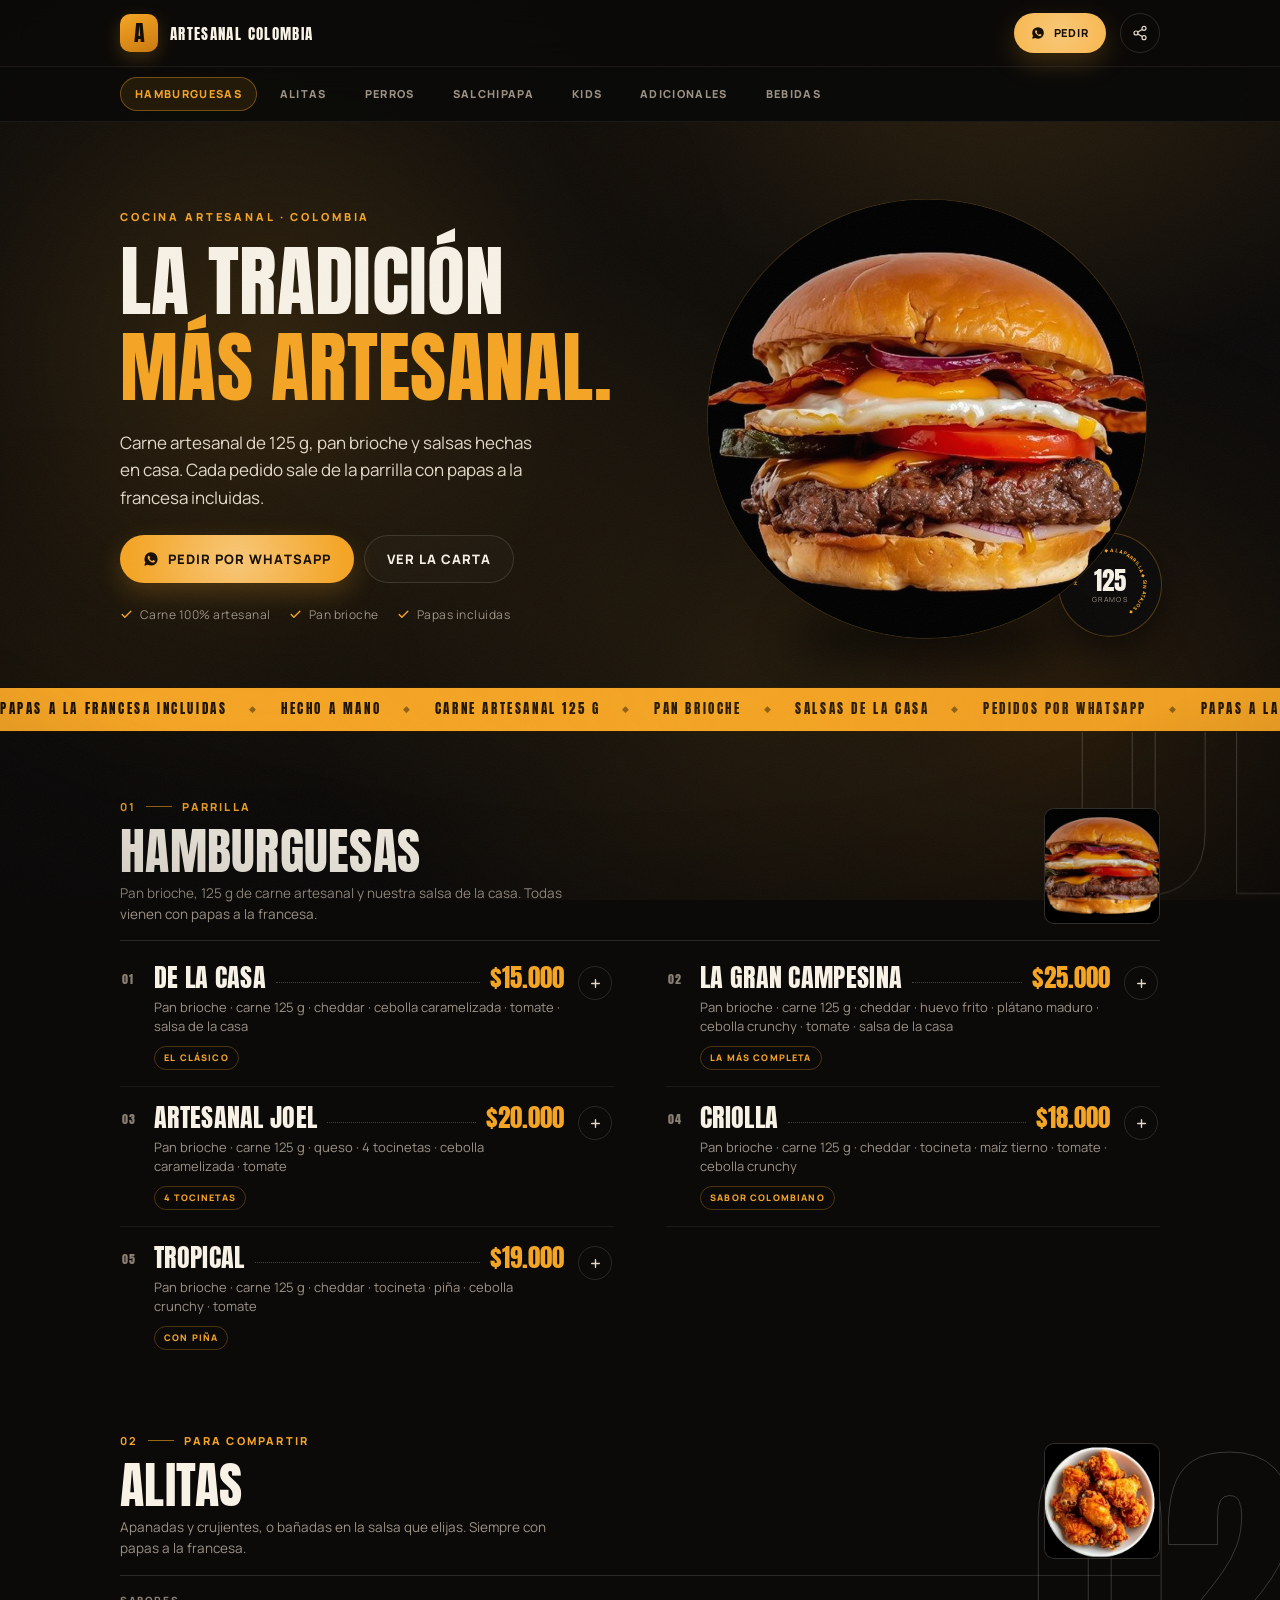
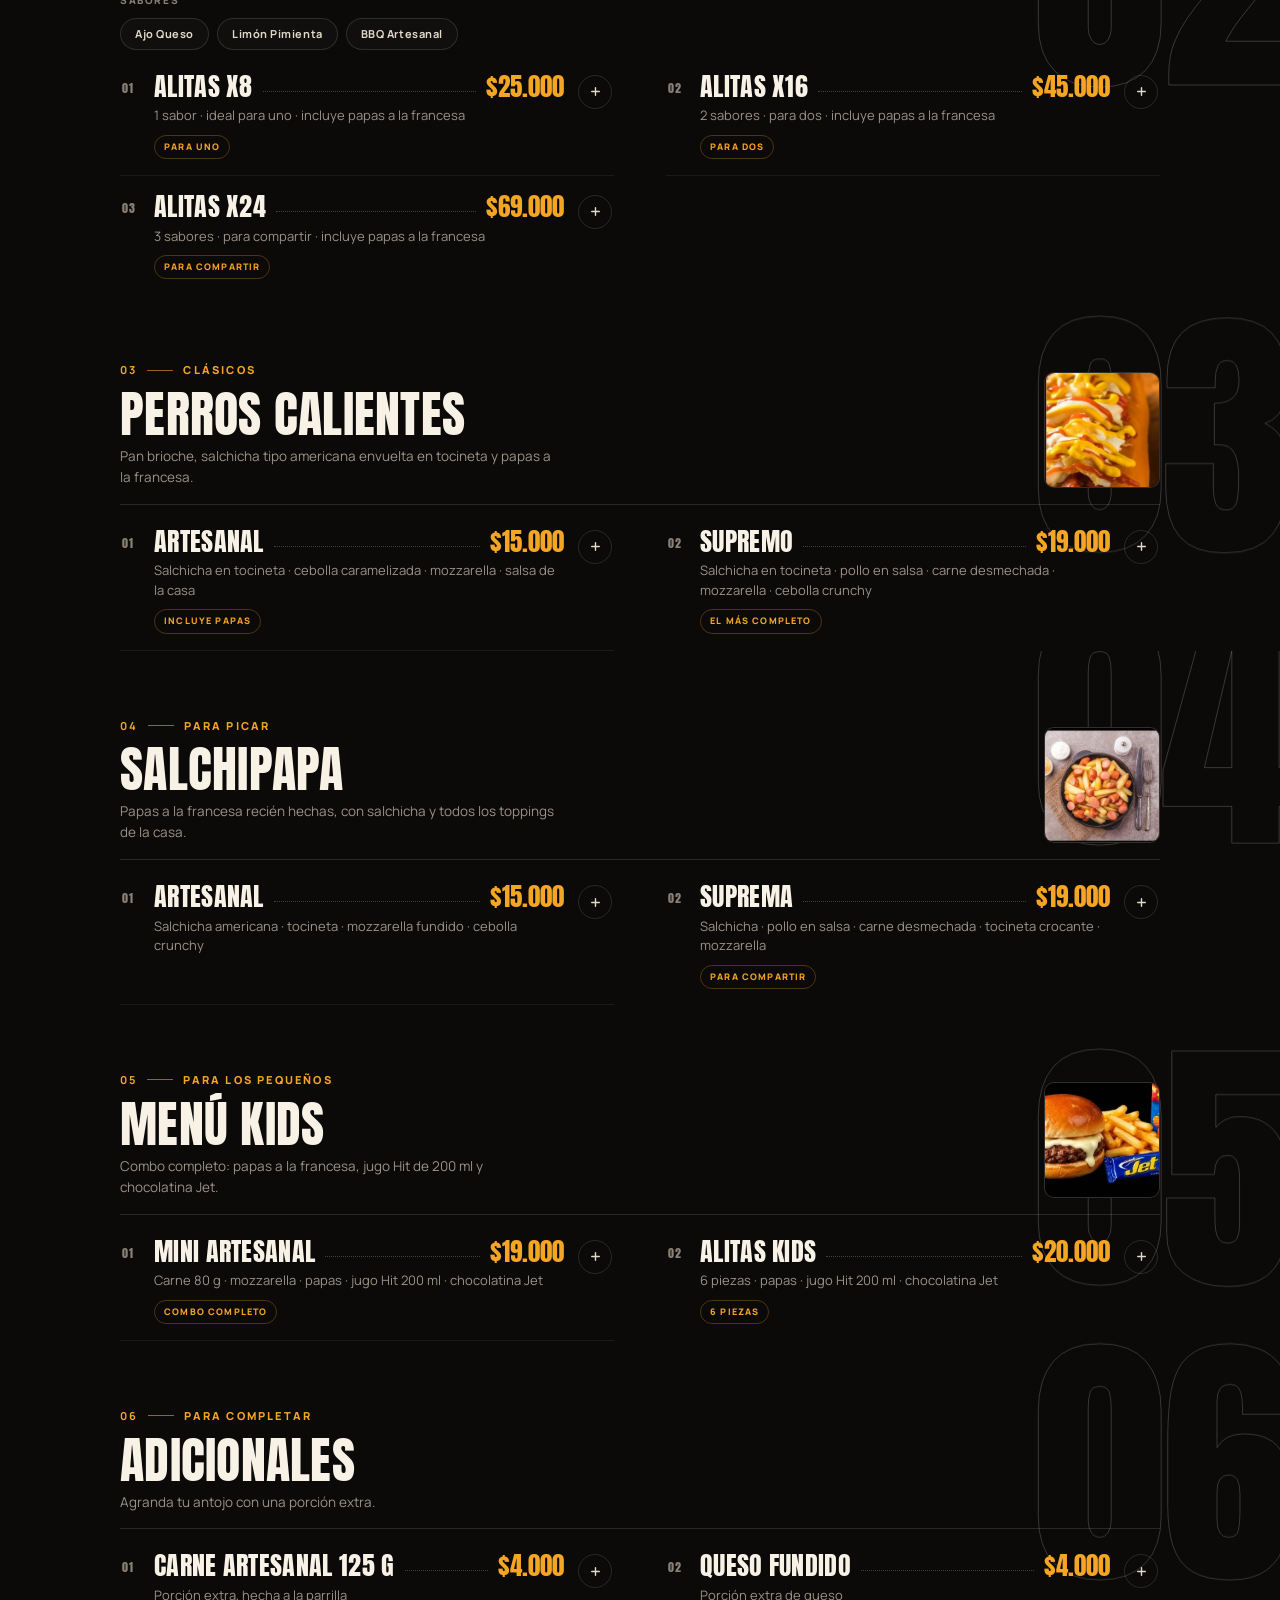
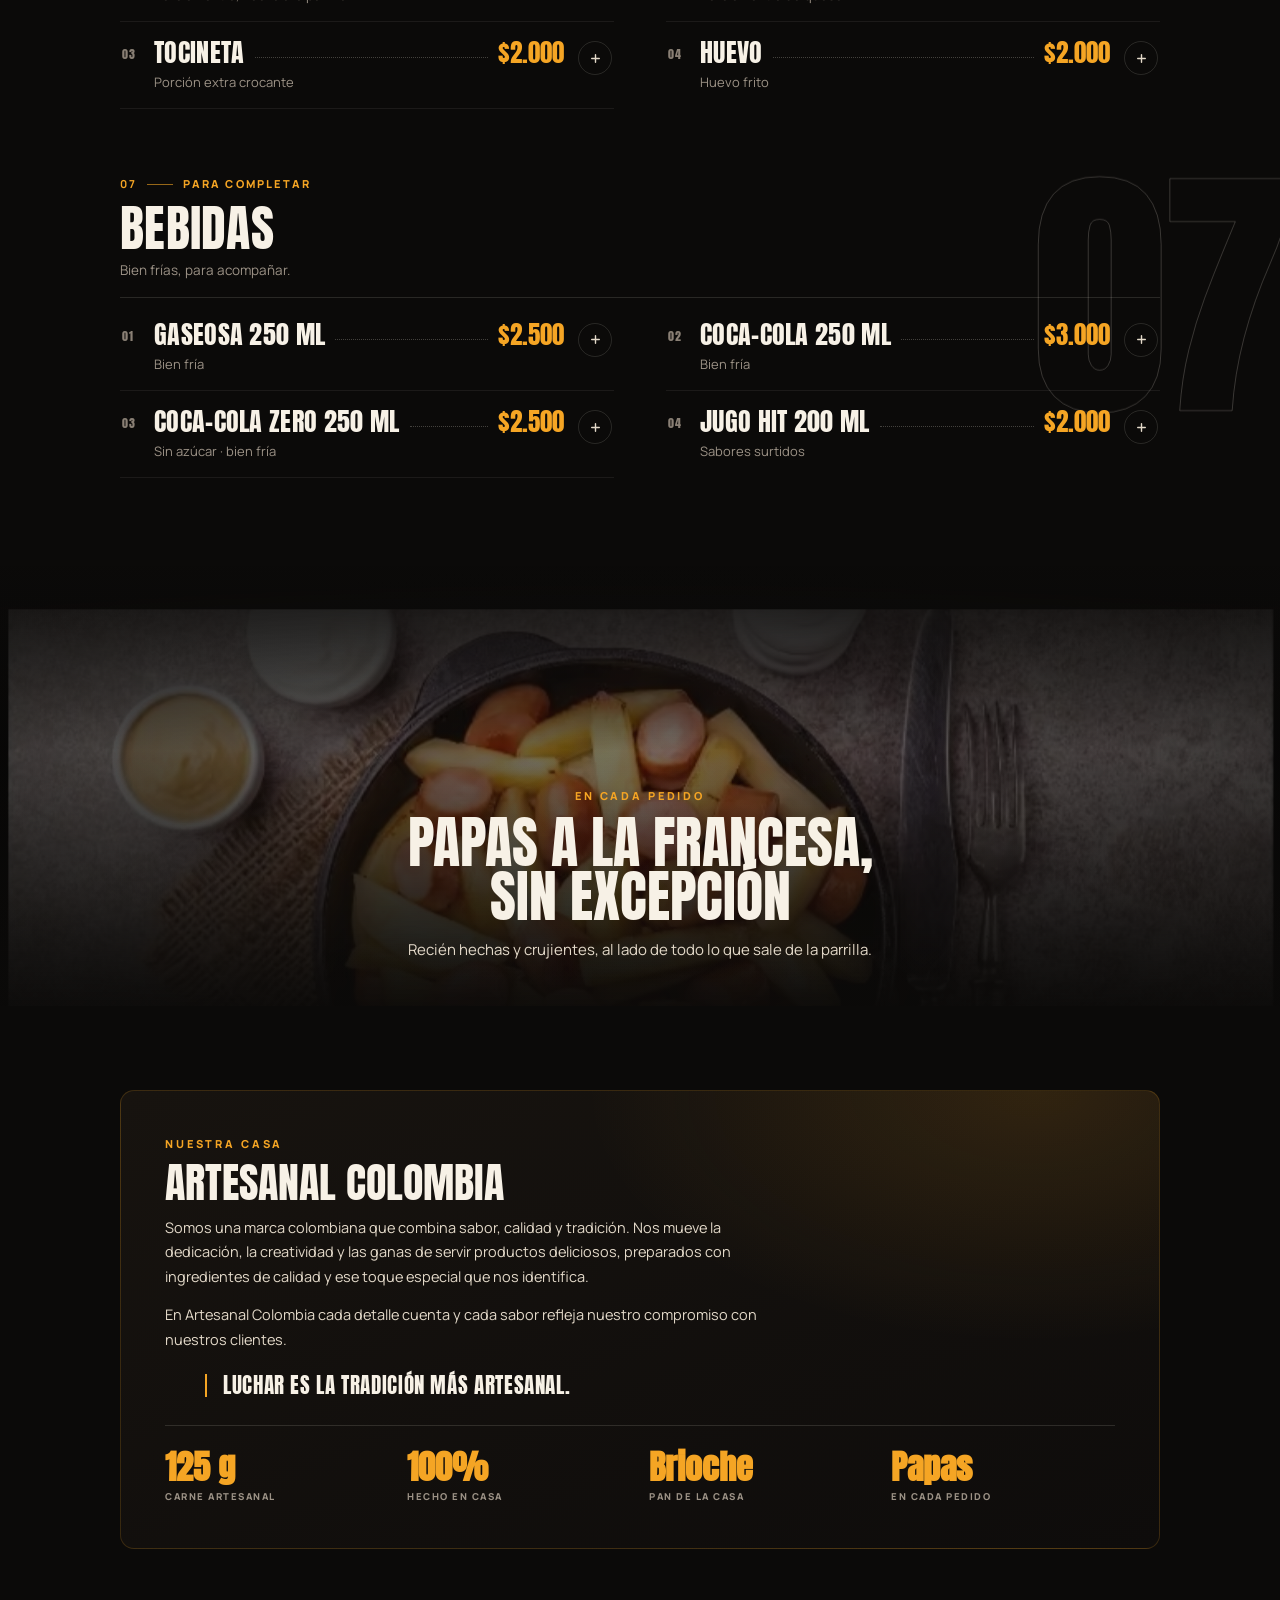
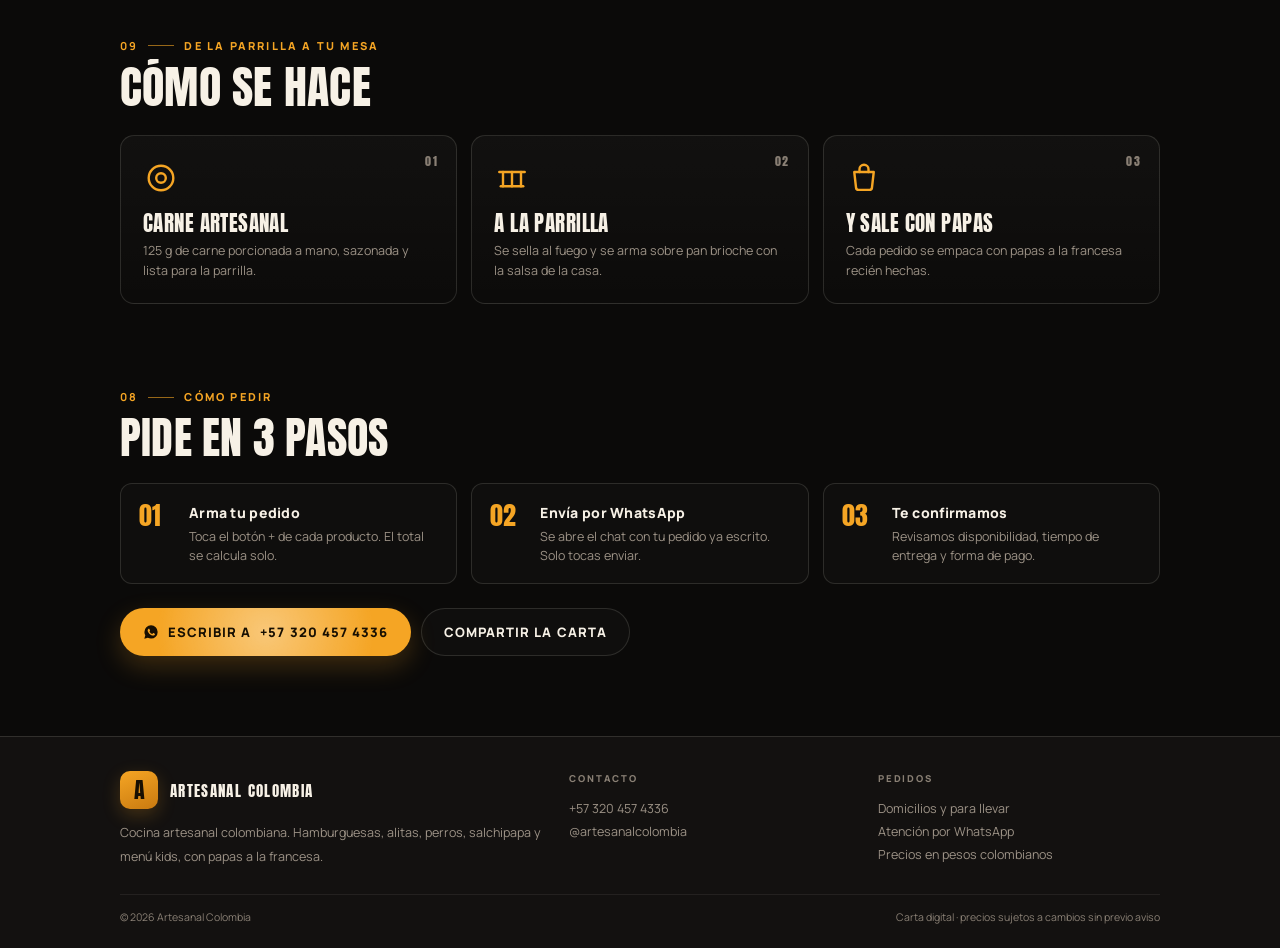
<file: index.html>
<!DOCTYPE html>
<html lang="es" data-version="v4">
<head>
<meta charset="utf-8">
<meta name="viewport" content="width=device-width, initial-scale=1, viewport-fit=cover">
<title>Carta · Artesanal Colombia</title>
<meta name="description" content="Carta de Artesanal Colombia: hamburguesas con carne artesanal de 125 g, alitas, perros calientes, salchipapa y menú kids. Todas con papas a la francesa incluidas. Pide por WhatsApp.">
<meta name="theme-color" content="#0B0A09">
<meta name="format-detection" content="telephone=no">

<meta property="og:type" content="website">
<meta property="og:site_name" content="Artesanal Colombia">
<meta property="og:title" content="La tradición más artesanal · Carta">
<meta property="og:description" content="Carne artesanal de 125 g, pan brioche y papas a la francesa incluidas. Pide por WhatsApp.">
<meta property="og:image" content="https://pruebadedireccion.github.io/carta-artesanal/assets/img/og.jpg">
<meta property="og:image:width" content="1200">
<meta property="og:image:height" content="630">
<meta name="twitter:card" content="summary_large_image">

<link rel="icon" href="data:image/svg+xml,<svg xmlns='http://www.w3.org/2000/svg' viewBox='0 0 64 64'><rect width='64' height='64' rx='14' fill='%23F5A524'/><text x='32' y='47' font-family='Arial Narrow,Impact,sans-serif' font-size='42' font-weight='700' text-anchor='middle' fill='%23170F02'>A</text></svg>">
<link rel="apple-touch-icon" href="assets/img/icon-180.png">
<link rel="manifest" href="manifest.webmanifest">
<link rel="preload" href="assets/fonts/anton-latin.woff2" as="font" type="font/woff2" crossorigin>
<link rel="preload" href="assets/fonts/manrope-latin.woff2" as="font" type="font/woff2" crossorigin>
<link rel="stylesheet" href="assets/fonts/fonts.css">

<style>
/* ============================================================
   ARTESANAL COLOMBIA · carta digital
   Un solo sistema: tinta, ámbar, crema. Anton + Manrope.
   ============================================================ */

*,*::before,*::after{box-sizing:border-box}
html{-webkit-text-size-adjust:100%}
@media (prefers-reduced-motion:no-preference){html{scroll-behavior:smooth}}

:root{
  --ink:#0B0A09;
  --ink-2:#131110;
  --ink-3:#1B1815;
  --cream:#F7F1E6;
  --cream-2:#E3D9C9;
  --muted:#9C9286;
  --muted-2:#8A8075;
  --danger:#E5484D;
  --amber:#F5A524;
  --amber-deep:#C97A10;
  --line:rgba(247,241,230,.13);
  --line-soft:rgba(247,241,230,.07);
  --shadow:0 24px 60px rgba(0,0,0,.55);
  --display:'Anton','Arial Narrow',Impact,sans-serif;
  --text:'Manrope','Segoe UI',system-ui,sans-serif;
  --wrap:1120px;
  --pad:clamp(20px,5vw,40px);
  --r:14px;

  /* movimiento: un solo criterio para toda la página */
  --dur-1:140ms;
  --dur-2:260ms;
  --dur-3:420ms;
  --ease:cubic-bezier(.22,.61,.36,1);
  --ease-spring:cubic-bezier(.2,.9,.25,1.06);
}
@media (prefers-reduced-motion:reduce){
  *,*::before,*::after{
    animation-duration:.01ms !important;animation-iteration-count:1 !important;
    transition-duration:.01ms !important;
  }
  html{scroll-behavior:auto}
}

html,body{margin:0;padding:0}
body{
  background:var(--ink);
  color:var(--cream);
  font-family:var(--text);
  font-size:16px;
  line-height:1.6;
  -webkit-font-smoothing:antialiased;
  text-rendering:optimizeLegibility;
  overflow-x:hidden;
}
body.is-locked{overflow:hidden}
img{display:block;max-width:100%}
picture{display:contents}
a{color:inherit;text-decoration:none}
button{font:inherit;color:inherit;background:none;border:0;cursor:pointer}
ul,ol{margin:0;padding:0;list-style:none}
h1,h2,h3,h4,p{margin:0}
h1,h2{text-wrap:balance}
p{text-wrap:pretty}
::selection{background:var(--amber);color:#170F02}
:focus-visible{outline:2px solid var(--amber);outline-offset:3px;border-radius:4px}
.row__btn:focus-visible,.chip:focus-visible,.nav a:focus-visible{outline-offset:2px}

.wrap{width:100%;max-width:var(--wrap);margin:0 auto;padding:0 var(--pad)}
.sr{position:absolute;width:1px;height:1px;overflow:hidden;clip:rect(0 0 0 0);white-space:nowrap}

.kicker{
  font-family:var(--text);
  font-size:11px;font-weight:800;
  letter-spacing:.26em;text-transform:uppercase;
  color:var(--amber);
}
.display{
  font-family:var(--display);
  font-weight:400;
  text-transform:uppercase;
  line-height:.88;
  letter-spacing:.005em;
}
.hair{height:1px;background:var(--line);border:0;margin:0}

/* ---------- botones ---------- */
.btn{
  display:inline-flex;align-items:center;justify-content:center;gap:9px;
  min-height:48px;padding:0 22px;border-radius:999px;
  font-size:13px;font-weight:800;letter-spacing:.08em;text-transform:uppercase;
  border:1px solid transparent;white-space:nowrap;
  transition:transform var(--dur-1) var(--ease),
             background var(--dur-2) var(--ease),
             border-color var(--dur-2) var(--ease),
             box-shadow var(--dur-2) var(--ease),
             opacity var(--dur-2) var(--ease);
}
.btn:active{transform:translateY(1px) scale(.985)}
.btn[disabled]{opacity:.38;cursor:not-allowed;box-shadow:none}
.btn[disabled]:active{transform:none}
.btn--primary{background:var(--amber);color:#170F02;box-shadow:0 10px 26px rgba(245,165,36,.22)}
.btn--primary:hover{background:#FFB63A;box-shadow:0 14px 34px rgba(245,165,36,.3)}
.btn--ghost{border-color:var(--line);color:var(--cream);background:rgba(255,255,255,.02)}
.btn--ghost:hover{border-color:rgba(245,165,36,.5);color:var(--amber)}
.btn--block{width:100%}
.btn svg{flex:none}

/* ---------- topbar ---------- */
.topbar{
  position:sticky;top:0;z-index:60;
  background:rgba(11,10,9,.86);
  backdrop-filter:saturate(160%) blur(14px);
  -webkit-backdrop-filter:saturate(160%) blur(14px);
  border-bottom:1px solid var(--line-soft);
}
.topbar__progress{
  position:absolute;left:0;right:0;bottom:-1px;height:2px;
  background:transparent;overflow:hidden;pointer-events:none;
}
.topbar__progress i{
  display:block;height:100%;width:100%;background:var(--amber);
  transform:scaleX(0);transform-origin:0 50%;opacity:.85;
}
.topbar__in{display:flex;align-items:center;gap:14px;height:66px}
.brand{display:flex;align-items:center;gap:12px;min-width:0}
.brand__mark{
  width:38px;height:38px;border-radius:10px;flex:none;
  display:grid;place-items:center;
  background:linear-gradient(158deg,var(--amber),var(--amber-deep));
  color:#170F02;font-family:var(--display);font-size:22px;line-height:1;
  box-shadow:0 6px 18px rgba(245,165,36,.22);
}
.brand__txt{display:flex;flex-direction:column;min-width:0;line-height:1}
.brand__name{
  font-family:var(--display);font-size:15px;letter-spacing:.09em;
  text-transform:uppercase;white-space:nowrap;
}
.topbar__spacer{flex:1}
.topbar__cta{min-height:40px;padding:0 16px;font-size:11px}
.icon-btn{
  width:40px;height:40px;border-radius:50%;flex:none;
  display:grid;place-items:center;
  border:1px solid var(--line);color:var(--cream-2);
  transition:border-color .2s ease,color .2s ease;
}
.icon-btn:hover{border-color:rgba(245,165,36,.5);color:var(--amber)}

/* ---------- nav ---------- */
.nav{
  position:sticky;top:66px;z-index:55;
  background:rgba(11,10,9,.9);
  backdrop-filter:saturate(160%) blur(14px);
  -webkit-backdrop-filter:saturate(160%) blur(14px);
  border-bottom:1px solid var(--line-soft);
}
.nav__in{
  position:relative;
  display:flex;gap:8px;overflow-x:auto;padding-top:10px;padding-bottom:10px;
  scrollbar-width:none;-webkit-overflow-scrolling:touch;
}
.nav__in::-webkit-scrollbar{display:none}
.nav__pill{
  position:absolute;left:0;top:10px;height:34px;width:0;
  border-radius:999px;border:1px solid rgba(245,165,36,.38);
  background:rgba(245,165,36,.10);
  pointer-events:none;z-index:0;opacity:0;
  transition:transform var(--dur-3) var(--ease),
             width var(--dur-3) var(--ease),
             opacity var(--dur-2) var(--ease);
}
.nav a{
  position:relative;z-index:1;
  flex:none;display:inline-flex;align-items:center;height:34px;padding:0 14px;
  border-radius:999px;border:1px solid transparent;
  font-size:11px;font-weight:800;letter-spacing:.12em;text-transform:uppercase;
  color:var(--muted);white-space:nowrap;
  transition:color var(--dur-2) var(--ease);
}
.nav a:hover{color:var(--cream)}
.nav a.is-active{color:var(--amber)}
.nav::after{
  content:"";position:absolute;right:0;top:0;bottom:0;width:44px;pointer-events:none;
  background:linear-gradient(90deg,transparent,rgba(11,10,9,.96));
}

/* ---------- hero ---------- */
.hero{
  position:relative;overflow:hidden;
  padding:clamp(38px,6vw,74px) 0 clamp(30px,4vw,54px);
}
.hero::before{
  content:"";position:absolute;inset:0;pointer-events:none;
  background:
    radial-gradient(760px 520px at 78% -10%,rgba(245,165,36,.13),transparent 62%),
    radial-gradient(600px 460px at 4% 106%,rgba(245,165,36,.05),transparent 66%);
}
.hero__grid{
  position:relative;display:grid;grid-template-columns:1fr;gap:34px;align-items:center;
}
.hero h1{
  font-family:var(--display);font-weight:400;text-transform:uppercase;
  font-size:clamp(46px,11.5vw,78px);line-height:1.1;letter-spacing:.004em;
  margin:14px 0 0;
}
.hero h1 em{font-style:normal;color:var(--amber);display:block}
.hero__lead{
  margin-top:18px;max-width:46ch;
  color:var(--cream-2);font-size:clamp(15px,1.5vw,17px);line-height:1.62;
}
.hero__actions{display:flex;flex-wrap:wrap;gap:10px;margin-top:24px}
.hero__trust{
  display:flex;flex-wrap:wrap;gap:8px 18px;margin-top:22px;
  font-size:12px;letter-spacing:.04em;color:var(--muted);
}
.hero__trust li{display:flex;align-items:center;gap:7px}
.hero__trust svg{color:var(--amber);flex:none}

.hero__art{position:relative;display:flex;justify-content:center}
.hero__img{
  position:relative;width:min(100%,460px);aspect-ratio:1/1;
  border-radius:50%;overflow:hidden;
  border:1px solid rgba(245,165,36,.18);
  background:radial-gradient(circle at 50% 40%,#2A2119,#141110 58%,#0B0A09 82%);
}
.hero__img img{width:100%;height:100%;object-fit:cover}
.hero__video{
  position:absolute;inset:0;width:100%;height:100%;object-fit:cover;
  opacity:0;transition:opacity .8s var(--ease);pointer-events:none;
}
.hero__video.is-on{opacity:1}
.seal{
  position:absolute;right:-2px;bottom:2px;width:104px;height:104px;
  display:grid;place-items:center;border-radius:50%;
  background:var(--ink);border:1px solid rgba(245,165,36,.3);
  box-shadow:0 14px 30px rgba(0,0,0,.5);
}
.seal__ring{position:absolute;inset:6px;width:calc(100% - 12px);height:calc(100% - 12px);animation:spin 26s linear infinite}
.seal__ring text{fill:var(--amber);font-family:var(--text);font-size:6.4px;font-weight:800;letter-spacing:.1em}
.seal__core{
  position:relative;text-align:center;font-family:var(--display);
  font-size:25px;line-height:1;color:var(--cream);
}
.seal__core small{display:block;font-family:var(--text);font-size:7px;letter-spacing:.18em;color:var(--muted);margin-top:3px}
@keyframes spin{to{transform:rotate(360deg)}}
@media (prefers-reduced-motion:reduce){.seal__ring{animation:none}}

/* ---------- ticker ---------- */
.ticker{
  background:var(--amber);color:#170F02;overflow:hidden;
  border-top:1px solid #170F02;border-bottom:1px solid #170F02;
}
.ticker__track{
  display:flex;width:max-content;
  animation:slide 26s linear infinite;
}
.ticker__track span{
  font-family:var(--display);font-size:13px;letter-spacing:.2em;
  text-transform:uppercase;padding:11px 0;white-space:nowrap;
}
.ticker__track span::after{content:"◆";margin:0 22px;opacity:.45;font-size:9px;vertical-align:2px}
@keyframes slide{to{transform:translateX(-50%)}}
@media (prefers-reduced-motion:reduce){.ticker__track{animation:none}}

/* ---------- secciones ---------- */
.sec{padding:clamp(40px,6vw,66px) 0 0}
.sec__head{
  display:flex;align-items:flex-end;gap:20px;justify-content:space-between;
  padding-bottom:16px;border-bottom:1px solid var(--line);
}
.sec__head-copy{max-width:62ch}
.sec__index{
  display:flex;align-items:center;gap:10px;margin-bottom:12px;
  font-size:11px;font-weight:800;letter-spacing:.2em;text-transform:uppercase;color:var(--amber);
}
.sec__index i{display:block;width:26px;height:1px;background:var(--amber);opacity:.6;font-style:normal}
.sec__head h2{
  font-family:var(--display);font-weight:400;text-transform:uppercase;
  font-size:clamp(32px,6.4vw,50px);line-height:.9;letter-spacing:.005em;
}
.sec__head p{margin-top:10px;color:var(--muted);font-size:13.5px;line-height:1.55;max-width:56ch}
.sec__thumb{
  flex:none;width:clamp(76px,13vw,116px);aspect-ratio:1/1;
  border-radius:10px;overflow:hidden;border:1px solid var(--line);
  background:var(--ink-2);
}
.sec__thumb img{width:100%;height:100%;object-fit:cover}
.sec__note{
  display:flex;align-items:center;gap:9px;margin-top:14px;
  font-size:11.5px;font-weight:700;letter-spacing:.1em;text-transform:uppercase;color:var(--amber);
}
.sec__note svg{flex:none}

/* ---------- filas de la carta ---------- */
.menu{display:grid;grid-template-columns:1fr;margin-top:6px}
.row{border-bottom:1px solid var(--line-soft)}
.row:last-child{border-bottom:0}
.row__btn{
  display:grid;grid-template-columns:auto 1fr auto;gap:14px;align-items:start;
  width:100%;text-align:left;padding:17px 2px 16px;border-radius:6px;
  transition:background .18s ease;
}
.row__btn:hover{background:rgba(245,165,36,.04)}
.row__n{
  font-family:var(--display);font-size:12px;color:var(--muted-2);
  letter-spacing:.1em;padding-top:6px;min-width:18px;
}
.row__line{display:flex;align-items:baseline;gap:0}
.row__name{
  font-family:var(--display);font-size:clamp(21px,2.9vw,26px);line-height:1.02;
  text-transform:uppercase;letter-spacing:.012em;color:var(--cream);
}
.row__dots{
  flex:1;min-width:16px;margin:0 10px;
  border-bottom:1px dotted rgba(247,241,230,.24);transform:translateY(-5px);
}
.row__price{
  font-family:var(--display);font-size:clamp(20px,2.7vw,25px);line-height:1.02;
  color:var(--amber);white-space:nowrap;font-variant-numeric:tabular-nums;
}
.row__desc{
  display:block;margin-top:7px;color:var(--muted);
  font-size:13px;line-height:1.5;max-width:58ch;
}
.row__tag{
  display:inline-block;margin-top:9px;padding:4px 9px;border-radius:999px;
  border:1px solid rgba(245,165,36,.28);color:var(--amber);
  font-size:9px;font-weight:800;letter-spacing:.13em;text-transform:uppercase;
}
.row__add{
  position:relative;overflow:hidden;
  width:34px;height:34px;border-radius:50%;flex:none;
  display:grid;place-items:center;margin-top:2px;
  border:1px solid var(--line);color:var(--cream-2);
  transition:background var(--dur-2) var(--ease),
             border-color var(--dur-2) var(--ease),
             color var(--dur-2) var(--ease),
             transform var(--dur-1) var(--ease);
}
.row__add svg{
  grid-area:1/1;
  transition:transform var(--dur-2) var(--ease),opacity var(--dur-2) var(--ease);
}
.row__add .i-check{opacity:0;transform:scale(.35) rotate(-30deg)}
.row__btn:hover .row__add{background:var(--amber);border-color:var(--amber);color:#170F02;transform:scale(1.06)}
.row__btn:active .row__add{transform:scale(.9)}
.row__add.is-added{background:var(--amber);border-color:var(--amber);color:#170F02}
.row__add.is-added .i-plus{opacity:0;transform:scale(.35) rotate(30deg)}
.row__add.is-added .i-check{opacity:1;transform:scale(1) rotate(0)}

/* ---------- sabores ---------- */
.flavors{display:flex;flex-wrap:wrap;gap:8px;align-items:center;margin-top:16px}
.flavors__label{
  flex-basis:100%;margin-bottom:2px;
  font-size:10px;font-weight:800;letter-spacing:.16em;text-transform:uppercase;
  color:var(--muted-2);
}
.chip{
  display:inline-flex;align-items:center;height:32px;padding:0 14px;border-radius:999px;
  border:1px solid var(--line);background:rgba(255,255,255,.025);
  font-size:11px;font-weight:700;letter-spacing:.05em;color:var(--cream-2);
  transition:background .18s ease,border-color .18s ease,color .18s ease;
}
.chip:hover{border-color:rgba(245,165,36,.45)}
.chip[aria-pressed="true"]{background:var(--amber);border-color:var(--amber);color:#170F02}

/* ---------- casa / manifiesto ---------- */
.house{padding:clamp(48px,7vw,84px) 0 0}
.house__card{
  position:relative;overflow:hidden;border-radius:var(--r);
  border:1px solid rgba(245,165,36,.18);
  background:
    radial-gradient(680px 380px at 88% 0%,rgba(245,165,36,.13),transparent 66%),
    linear-gradient(160deg,#17130F,#0E0C0B);
  padding:clamp(26px,4vw,44px);
}
.house__card h2{
  font-family:var(--display);font-weight:400;text-transform:uppercase;
  font-size:clamp(28px,4.6vw,42px);line-height:.94;margin-top:10px;
}
.house__card p{color:var(--cream-2);font-size:14.5px;line-height:1.68;margin-top:14px;max-width:66ch}
.house__quote{
  margin-top:22px;padding-left:16px;border-left:2px solid var(--amber);
  font-family:var(--display);text-transform:uppercase;font-size:clamp(16px,2.4vw,21px);
  letter-spacing:.03em;line-height:1.1;color:var(--cream);
}
.stats{
  display:grid;grid-template-columns:repeat(2,1fr);gap:18px;
  margin-top:28px;padding-top:24px;border-top:1px solid var(--line);
}
.stat b{display:block;font-family:var(--display);font-size:clamp(26px,4vw,34px);color:var(--amber);line-height:1}
.stat span{display:block;margin-top:5px;font-size:9.5px;font-weight:800;letter-spacing:.16em;text-transform:uppercase;color:var(--muted)}

/* ---------- cómo pedir ---------- */
.how{padding:clamp(48px,7vw,84px) 0 0}
.how__grid{display:grid;grid-template-columns:1fr;gap:14px;margin-top:26px}
.step{
  display:flex;gap:16px;padding:18px;
  border-radius:12px;border:1px solid var(--line);background:rgba(255,255,255,.018);
}
.step__n{
  font-family:var(--display);font-size:26px;line-height:1;color:var(--amber);
  flex:none;width:34px;
}
.step h3{font-size:14px;font-weight:800;letter-spacing:.02em;margin-bottom:4px}
.step p{font-size:12.5px;color:var(--muted);line-height:1.5}
.how__cta{display:flex;flex-wrap:wrap;gap:10px;margin-top:24px}

/* ---------- footer ---------- */
footer{margin-top:clamp(48px,7vw,80px);border-top:1px solid var(--line);background:var(--ink-2)}
.foot{
  display:grid;grid-template-columns:1fr;gap:26px;
  padding:34px 0 26px;
}
.foot h4{
  font-size:9.5px;font-weight:800;letter-spacing:.2em;text-transform:uppercase;
  color:var(--muted-2);margin-bottom:10px;
}
.foot p,.foot a,.foot li{font-size:12.5px;color:var(--muted);line-height:1.85}
.foot a:hover{color:var(--amber)}
.foot__brand{display:flex;align-items:center;gap:12px;margin-bottom:12px}
.foot__legal{
  border-top:1px solid var(--line-soft);padding:14px 0 22px;
  display:flex;flex-wrap:wrap;gap:8px 18px;justify-content:space-between;
  font-size:10.5px;color:var(--muted-2);
}

/* ---------- barra de pedido ---------- */
.cartbar{
  position:fixed;left:50%;bottom:16px;z-index:70;
  width:min(560px,calc(100% - 24px));transform:translate(-50%,140%);
  display:flex;align-items:center;gap:12px;padding:8px 8px 8px 20px;
  border-radius:999px;border:1px solid rgba(245,165,36,.35);
  background:rgba(20,17,14,.96);
  backdrop-filter:blur(16px);
  box-shadow:0 18px 44px rgba(0,0,0,.6);
  transition:transform var(--dur-3) var(--ease-spring),opacity var(--dur-2) var(--ease);
  opacity:0;pointer-events:none;
}
.cartbar.is-open{transform:translate(-50%,0);opacity:1;pointer-events:auto}
.cartbar__info{flex:1;min-width:0;line-height:1.2}
.cartbar__info b{display:block;font-size:11px;letter-spacing:.1em;text-transform:uppercase;color:var(--muted)}
.cartbar__info span{display:block;font-family:var(--display);font-size:20px;color:var(--cream);margin-top:2px}
.cartbar .btn{min-height:44px}

/* ---------- sheet ---------- */
.overlay{
  position:fixed;inset:0;z-index:80;background:rgba(4,3,2,.72);
  opacity:0;pointer-events:none;transition:opacity var(--dur-2) var(--ease);
  backdrop-filter:blur(3px);
}
.overlay.is-open{opacity:1;pointer-events:auto}
.sheet{
  position:fixed;left:50%;bottom:0;z-index:90;
  width:min(560px,100%);max-height:88svh;overflow-y:auto;
  transform:translate(-50%,102%);
  background:linear-gradient(180deg,#17130F,#0D0B0A);
  border:1px solid var(--line);border-bottom:0;
  border-radius:18px 18px 0 0;
  transition:transform var(--dur-3) var(--ease);
  padding:10px 20px calc(22px + env(safe-area-inset-bottom));
  -webkit-overflow-scrolling:touch;
  overscroll-behavior:contain;
}
.sheet.is-open{transform:translate(-50%,0)}
.sheet__grab{width:38px;height:4px;border-radius:99px;background:rgba(247,241,230,.22);margin:4px auto 14px}
.sheet__head{display:flex;align-items:center;justify-content:space-between;gap:12px;margin-bottom:6px}
.sheet__head h3{font-family:var(--display);font-size:22px;text-transform:uppercase;letter-spacing:.02em}
.sheet__close{width:34px;height:34px;border-radius:50%;border:1px solid var(--line);display:grid;place-items:center;color:var(--muted)}
.sheet__close:hover{color:var(--amber);border-color:rgba(245,165,36,.5)}
.line{display:flex;align-items:center;gap:12px;padding:12px 0;border-bottom:1px solid var(--line-soft)}
.line__main{flex:1;min-width:0}
.line__name{font-size:13px;font-weight:700;line-height:1.35}
.line__price{font-size:11.5px;color:var(--amber);margin-top:2px;font-variant-numeric:tabular-nums}
.qty{display:flex;align-items:center;gap:2px;border:1px solid var(--line);border-radius:999px;padding:2px}
.qty button{width:28px;height:28px;border-radius:50%;display:grid;place-items:center;font-size:15px;color:var(--cream-2)}
.qty button:hover{background:rgba(245,165,36,.14);color:var(--amber)}
.qty b{min-width:20px;text-align:center;font-size:12px;font-variant-numeric:tabular-nums}
.sheet__empty{text-align:center;color:var(--muted);font-size:12.5px;padding:20px 0}
.sheet__form{display:grid;gap:12px;margin-top:18px}
.field{position:relative;display:block}
.field input,.field textarea,.field select{
  width:100%;min-height:54px;padding:21px 13px 8px;border-radius:9px;
  background:rgba(255,255,255,.035);border:1px solid var(--line);
  color:var(--cream);font-family:var(--text);font-size:14px;line-height:1.3;
  transition:border-color var(--dur-2) var(--ease),background var(--dur-2) var(--ease);
}
.field textarea{min-height:88px;resize:vertical}
.field select{padding-top:22px;appearance:none;
  background-image:linear-gradient(45deg,transparent 50%,var(--muted) 50%),
                   linear-gradient(135deg,var(--muted) 50%,transparent 50%);
  background-position:calc(100% - 19px) 26px,calc(100% - 14px) 26px;
  background-size:5px 5px,5px 5px;background-repeat:no-repeat}
.field label{
  position:absolute;left:14px;top:19px;
  font-size:13px;font-weight:600;color:var(--muted);
  pointer-events:none;transform-origin:0 0;
  transition:transform var(--dur-2) var(--ease),color var(--dur-2) var(--ease);
}
.field input:focus + label,
.field input:not(:placeholder-shown) + label,
.field textarea:focus + label,
.field textarea:not(:placeholder-shown) + label,
.field--select label{
  transform:translateY(-10px) scale(.76);
  letter-spacing:.06em;text-transform:uppercase;font-weight:800;
}
.field input:focus + label,
.field textarea:focus + label{color:var(--amber)}
.field input:focus,.field textarea:focus,.field select:focus{
  outline:none;border-color:rgba(245,165,36,.55);background:rgba(245,165,36,.05);
}
.field select option{background:var(--ink-2);color:var(--cream)}
.field__err{
  display:block;margin-top:5px;font-size:11px;line-height:1.4;color:var(--danger);
  opacity:0;transform:translateY(-3px);
  transition:opacity var(--dur-2) var(--ease),transform var(--dur-2) var(--ease);
}
.field.is-invalid .field__err{opacity:1;transform:none}
.field.is-invalid input,.field.is-invalid textarea,.field.is-invalid select{
  border-color:rgba(229,72,77,.55);background:rgba(229,72,77,.05);
}
.field[hidden]{display:none}
.sheet__foot{margin-top:16px}
.totals{display:flex;align-items:center;justify-content:space-between;gap:12px;margin-bottom:12px;padding-top:14px;border-top:1px solid var(--line)}
.totals span{font-size:10px;font-weight:800;letter-spacing:.18em;text-transform:uppercase;color:var(--muted)}
.totals b{font-family:var(--display);font-size:26px;color:var(--amber)}
.fineprint{font-size:10.5px;color:var(--muted-2);line-height:1.5;margin-top:10px;text-align:center}

/* ---------- toast ---------- */
.toast{
  position:fixed;left:50%;bottom:86px;z-index:100;
  transform:translate(-50%,14px);opacity:0;pointer-events:none;
  padding:11px 18px;border-radius:999px;
  background:var(--cream);color:#170F02;
  font-size:12px;font-weight:800;letter-spacing:.03em;
  box-shadow:0 14px 34px rgba(0,0,0,.5);
  transition:opacity var(--dur-2) var(--ease),transform var(--dur-2) var(--ease);
  max-width:calc(100% - 32px);text-align:center;
}
.toast.is-open{opacity:1;transform:translate(-50%,0)}

/* ---------- reveal ---------- */
.reveal{opacity:0;transform:translateY(14px);transition:opacity .6s var(--ease),transform .6s var(--ease)}
.reveal.in{opacity:1;transform:none}
@media (prefers-reduced-motion:reduce){.reveal{opacity:1;transform:none;transition:none}}

/* ============================================================
   v3 · profundidad, escala y movimiento
   ============================================================ */

/* ---------- grano y viñeta ---------- */
.grain{
  position:fixed;inset:0;z-index:2;pointer-events:none;opacity:.05;
  background-image:url("data:image/svg+xml,%3Csvg xmlns='http://www.w3.org/2000/svg' width='160' height='160'%3E%3Cfilter id='n'%3E%3CfeTurbulence type='fractalNoise' baseFrequency='0.85' numOctaves='3' stitchTiles='stitch'/%3E%3C/filter%3E%3Crect width='160' height='160' filter='url(%23n)' opacity='0.6'/%3E%3C/svg%3E");
  background-size:160px 160px;
}
.vignette{
  position:fixed;inset:0;z-index:2;pointer-events:none;
  background:radial-gradient(125% 100% at 50% 38%,transparent 52%,rgba(0,0,0,.42) 100%);
}
@media (prefers-reduced-motion:reduce){.grain,.vignette{display:none}}

/* ---------- luz que respira ---------- */
.hero::before{animation:breathe 22s ease-in-out infinite alternate}
@keyframes breathe{
  from{opacity:.7;transform:scale(1)}
  to{opacity:1;transform:scale(1.1)}
}
@media (prefers-reduced-motion:reduce){.hero::before{animation:none}}

/* ---------- sombra de contacto del hero ---------- */
.hero__art::after{
  content:"";position:absolute;left:50%;bottom:-14px;z-index:0;
  width:58%;height:34px;transform:translateX(-50%);
  border-radius:50%;filter:blur(20px);background:rgba(0,0,0,.8);
}
.hero__img{position:relative;z-index:1}

/* ---------- números fantasma ---------- */
.sec{position:relative;overflow:hidden}
.sec__ghost{
  position:absolute;right:-.03em;top:-.05em;z-index:0;
  font-family:var(--display);font-size:clamp(150px,23vw,270px);line-height:.78;
  letter-spacing:-.02em;color:transparent;
  -webkit-text-stroke:1px rgba(247,241,230,.11);
  pointer-events:none;user-select:none;will-change:transform;
}
.sec > .wrap{position:relative;z-index:1}
@media print{.sec__ghost{display:none}}

/* ---------- títulos con máscara ---------- */
.mask{display:block;overflow:hidden;padding-top:.16em;margin-top:-.16em}
.mask-line{
  display:block;transform:translateY(112%);
  transition:transform .9s var(--ease);
  will-change:transform;
}
.reveal.in .mask-line,.mask.is-in .mask-line{transform:none}
@media (prefers-reduced-motion:reduce){.mask-line{transform:none;transition:none}}
@media print{.mask-line{transform:none !important}}

/* ---------- banda a sangre ---------- */
.band{
  position:relative;margin-top:clamp(52px,7vw,88px);
  height:clamp(300px,46vw,440px);
  overflow:hidden;
}
.band__inner{
  position:absolute;inset:0;display:grid;place-items:center;isolation:isolate;
  clip-path:inset(0 0 100% 0);
  transition:clip-path 1.05s var(--ease);
}
.band.in .band__inner{clip-path:inset(0)}
.band img{
  position:absolute;inset:-16% 0;z-index:0;width:100%;height:132%;
  object-fit:cover;filter:saturate(.86) contrast(1.08) brightness(.72);
  will-change:transform;
}
.band__inner::after{
  content:"";position:absolute;inset:0;z-index:1;pointer-events:none;
  background:
    radial-gradient(62% 62% at 50% 50%,transparent,rgba(11,10,9,.6)),
    linear-gradient(180deg,rgba(11,10,9,.9),rgba(11,10,9,.34) 42%,rgba(11,10,9,.95));
}
.band__txt{position:relative;z-index:2;text-align:center;max-width:760px;padding:0 var(--pad)}
.band__txt h2{
  font-family:var(--display);font-weight:400;text-transform:uppercase;
  font-size:clamp(30px,5.6vw,56px);line-height:.96;margin-top:12px;
}
.band__txt p{
  margin-top:14px;color:var(--cream-2);
  font-size:clamp(13px,1.5vw,15px);line-height:1.6;
}
@media (prefers-reduced-motion:reduce){.band{clip-path:none;transition:none}}
@media print{.band{clip-path:none;height:60mm}}

/* ---------- foto que sigue al cursor ---------- */
.peek{
  position:fixed;top:0;left:0;width:176px;height:176px;z-index:65;
  border-radius:14px;overflow:hidden;pointer-events:none;
  border:1px solid rgba(245,165,36,.28);
  box-shadow:0 26px 60px rgba(0,0,0,.7);
  opacity:0;transition:opacity .22s var(--ease);
}
.peek img{width:100%;height:100%;object-fit:cover}
.peek.is-on{opacity:1}
@media (hover:none),(max-width:899px){.peek{display:none}}
@media (prefers-reduced-motion:reduce){.peek{display:none}}

/* ---------- luz que sigue al cursor en botones ---------- */
.btn--primary{
  background-image:radial-gradient(150px 150px at var(--mx,50%) var(--my,50%),
    rgba(255,255,255,.38),transparent 72%);
}
.btn--primary:hover{background-color:#FFB63A}

/* ---------- filas que entran escalonadas ---------- */
.menu .row{
  opacity:0;transform:translateX(20px);
  transition:opacity .55s var(--ease),transform .55s var(--ease);
}
.menu .row.in{opacity:1;transform:none}
@media (prefers-reduced-motion:reduce){
  .menu .row{opacity:1;transform:none;transition:none}
}
@media print{.menu .row{opacity:1 !important;transform:none !important}}

/* ---------- sección de proceso ---------- */
.process{padding:clamp(52px,7vw,88px) 0 0}
.process__grid{display:grid;gap:14px;margin-top:28px}
.proc{
  position:relative;padding:24px 22px 22px;border-radius:14px;
  border:1px solid var(--line);
  background:linear-gradient(180deg,rgba(255,255,255,.032),rgba(255,255,255,.006));
}
.proc__n{
  position:absolute;right:18px;top:16px;
  font-family:var(--display);font-size:12px;letter-spacing:.12em;color:var(--muted-2);
}
.proc__ico{width:36px;height:36px;color:var(--amber);margin-bottom:16px;display:block}
.proc h3{
  font-family:var(--display);font-weight:400;font-size:21px;
  text-transform:uppercase;letter-spacing:.02em;line-height:1.05;
}
.proc p{font-size:12.5px;color:var(--muted);line-height:1.6;margin-top:7px}
@media (min-width:700px){.process__grid{grid-template-columns:repeat(3,1fr)}}

/* ---------- rebote del contador ---------- */
@keyframes pop{0%{transform:scale(1)}40%{transform:scale(1.2)}100%{transform:scale(1)}}
.cartbar__info b.is-pop{animation:pop .36s var(--ease)}

/* ============================================================
   v4 · ambiente vivo
   Constantes: baja estos valores si se siente exagerado.
   ============================================================ */
:root{
  --amb-op:.26;      /* opacidad de la malla de luz */
  --ghost-op:.2;     /* trazo de los números fantasma */
}

/* ---------- malla de luz ---------- */
.amb{position:fixed;inset:0;z-index:0;overflow:hidden;pointer-events:none;opacity:var(--amb-op)}
.amb__b{
  position:absolute;border-radius:50%;will-change:transform;
  background:radial-gradient(circle,rgba(245,165,36,.62),rgba(245,165,36,.14) 44%,transparent 70%);
}
.amb__b--1{width:78vw;height:78vw;left:-18vw;top:-16vh;animation:drift1 84s ease-in-out infinite alternate}
.amb__b--2{width:64vw;height:64vw;right:-16vw;top:34vh;
  background:radial-gradient(circle,rgba(201,122,16,.5),rgba(201,122,16,.1) 46%,transparent 72%);
  animation:drift2 96s ease-in-out infinite alternate}
.amb__b--3{width:70vw;height:70vw;left:22vw;bottom:-24vh;
  background:radial-gradient(circle,rgba(245,165,36,.36),transparent 68%);
  animation:drift3 108s ease-in-out infinite alternate}
@keyframes drift1{from{transform:translate3d(0,0,0) scale(1)}to{transform:translate3d(12vw,8vh,0) scale(1.12)}}
@keyframes drift2{from{transform:translate3d(0,0,0) scale(1.05)}to{transform:translate3d(-10vw,-9vh,0) scale(.95)}}
@keyframes drift3{from{transform:translate3d(0,0,0) scale(.98)}to{transform:translate3d(-14vw,-6vh,0) scale(1.1)}}

/* ---------- brasas ---------- */
.embers{position:fixed;inset:0;z-index:1;overflow:hidden;pointer-events:none}
.embers i{
  position:absolute;bottom:-12px;border-radius:50%;background:var(--amber);
  opacity:0;box-shadow:0 0 7px rgba(245,165,36,.85);
  animation-name:rise;animation-timing-function:linear;animation-iteration-count:infinite;
  will-change:transform,opacity;
}
@keyframes rise{
  0%{transform:translate3d(0,0,0) scale(.5);opacity:0}
  12%{opacity:var(--o,.3)}
  72%{opacity:var(--o,.3)}
  100%{transform:translate3d(var(--dx,24px),-108vh,0) scale(1);opacity:0}
}

/* ---------- grano animado ---------- */
.grain{opacity:.07;animation:grainShift .72s steps(4) infinite}
@keyframes grainShift{
  0%{background-position:0 0}
  25%{background-position:-38px 22px}
  50%{background-position:28px -32px}
  75%{background-position:-18px -14px}
  100%{background-position:0 0}
}

/* ---------- pausa global ---------- */
body.is-paused .amb__b,
body.is-paused .embers i,
body.is-paused .grain,
body.is-paused .sec__thumb img,
body.is-paused .band img,
body.is-paused .hero__img img.is-ken{animation-play-state:paused}

/* ---------- ken burns (fallback y miniaturas) ---------- */
@keyframes kb{from{scale:1}to{scale:1.09}}
.sec__thumb img{animation:kb 20s ease-in-out infinite alternate}
.hero__img img.is-ken{animation:kb 15s ease-in-out infinite alternate}
.band img{animation:kb 26s ease-in-out infinite alternate}

/* ---------- palabras del hero ---------- */
.word{
  display:inline-block;opacity:0;transform:translateY(.42em) rotate(1.4deg);
  animation:wordIn .95s var(--ease) forwards;
  animation-delay:calc(var(--i,0) * 75ms + 120ms);
}
@keyframes wordIn{to{opacity:1;transform:none}}

/* ---------- filas: línea que se dibuja ---------- */
.row__btn{position:relative}
.row__btn::after{
  content:"";position:absolute;left:0;bottom:-1px;height:1px;width:0;
  background:linear-gradient(90deg,var(--amber),rgba(245,165,36,0));
  transition:width .45s var(--ease);
}
.row__btn:hover::after,.row__btn:focus-visible::after{width:100%}
.row__name{transition:transform .3s var(--ease)}
.row__btn:hover .row__name{transform:translateX(4px)}

/* ---------- pulso del botón principal ---------- */
.btn--primary{position:relative}
.btn--primary::before{
  content:"";position:absolute;inset:0;border-radius:inherit;pointer-events:none;
  animation:ring 5s var(--ease) infinite;
}
@keyframes ring{
  0%,66%{box-shadow:0 0 0 0 rgba(245,165,36,0)}
  72%{box-shadow:0 0 0 0 rgba(245,165,36,.5)}
  92%,100%{box-shadow:0 0 0 16px rgba(245,165,36,0)}
}

/* ---------- progreso con brillo ---------- */
.topbar__progress i{box-shadow:0 0 12px rgba(245,165,36,.85)}

/* ---------- números fantasma más presentes ---------- */
.sec__ghost{-webkit-text-stroke:1px rgba(247,241,230,var(--ghost-op))}

@media (prefers-reduced-motion:reduce){
  .amb,.embers{display:none}
  .grain{animation:none}
  .sec__thumb img,.band img,.hero__img img.is-ken{animation:none}
  .word{opacity:1;transform:none;animation:none}
  .btn--primary::before{display:none}
}

/* ============================ responsive ============================ */
@media (min-width:620px){
  .stats{grid-template-columns:repeat(4,1fr)}
  .how__grid{grid-template-columns:repeat(3,1fr)}
}
@media (min-width:880px){
  .hero__grid{grid-template-columns:1.06fr .94fr;gap:48px}
  .hero__img{width:100%;max-width:440px}
  .menu{grid-template-columns:1fr 1fr;column-gap:52px}
  .row:nth-last-child(2){border-bottom:1px solid var(--line-soft)}
  .foot{grid-template-columns:1.5fr 1fr 1fr}
  .sheet{bottom:auto;top:50%;transform:translate(-50%,-46%) scale(.98);border-radius:18px;border-bottom:1px solid var(--line);opacity:0;pointer-events:none}
  .sheet.is-open{transform:translate(-50%,-50%) scale(1);opacity:1;pointer-events:auto}
}
@media (max-width:400px){
  .hero__trust{font-size:11px;gap:6px 14px}
}
@media (max-width:520px){
  .brand__name{font-size:13px}
  .topbar__cta{width:40px;min-height:40px;padding:0;border-radius:50%}
  .topbar__cta-text{display:none}
  .topbar__in{gap:10px}
}

/* ============================== print ============================== */
@page{size:A4;margin:0}
@media print{
  html,body{background:#0B0A09 !important;color:#F7F1E6;width:auto}
  *{-webkit-print-color-adjust:exact;print-color-adjust:exact}
  .topbar,.nav,.cartbar,.sheet,.overlay,.toast,.btn--ghost,.icon-btn,.seal{display:none !important}
  .grain,.vignette,.peek,.hero__video,.sec__ghost{display:none !important}
  .band__inner{clip-path:none !important}
  .band{height:60mm;margin-top:6mm}
  .wrap{max-width:none;padding:0 13mm}

  main{padding:0}
  .hero{padding:12mm 0 4mm}
  .hero__grid{grid-template-columns:1.2fr .8fr;gap:9mm;align-items:center}
  .hero h1{font-size:14mm;line-height:.84}
  .hero__lead{font-size:2.7mm;line-height:1.45;margin-top:3mm;max-width:none}
  .hero__actions{display:none}
  .hero__trust{font-size:2.2mm;gap:1mm 5mm;margin-top:3.5mm}
  .hero__img{width:40mm;border:0;border-radius:2.5mm}

  /* cinta estática (sin animación, sin desbordar) */
  .ticker{border:0;margin-top:0}
  .ticker__track{animation:none !important;width:100%;display:flex;justify-content:space-between}
  .ticker__track span{font-size:2mm;letter-spacing:.14em;padding:1.6mm 0}
  .ticker__track span::after{display:none}
  .ticker__track span:nth-child(n+7){display:none}

  .sec{padding:6mm 0 0;break-inside:auto}
  .sec__head{padding-bottom:2mm;gap:4mm;break-after:avoid;align-items:flex-end}
  .sec__head h2{font-size:7.4mm}
  .sec__head p{font-size:2.4mm;line-height:1.4;margin-top:1.5mm}
  .sec__index{font-size:2mm;margin-bottom:1.4mm}
  .sec__thumb{width:12mm;border-radius:1.5mm}
  .sec__note{display:none}

  .menu{columns:2;column-gap:9mm;display:block;margin-top:1mm}
  .row{break-inside:avoid;border-bottom:0}
  .row__btn{padding:1.4mm 0;gap:2mm}
  .row__n{font-size:1.9mm;padding-top:.4mm;min-width:4mm}
  .row__name{font-size:3.4mm}
  .row__price{font-size:3.3mm}
  .row__desc{font-size:2.25mm;line-height:1.35;margin-top:.7mm;max-width:none}
  .row__tag{margin-top:.8mm;padding:.3mm 1.1mm;font-size:1.5mm;border-color:rgba(245,165,36,.35)}
  .row__add{display:none}
  .flavors{display:none}

  #kids{break-before:page;padding-top:11mm}

  .house{padding:6mm 0 0;break-inside:avoid}
  .house__card{padding:6mm;border-radius:2.5mm}
  .house__card h2{font-size:6.6mm}
  .house__card p{font-size:2.35mm;line-height:1.45;margin-top:1.6mm}
  .house__quote{font-size:3.2mm;margin-top:2.6mm}
  .stats{margin-top:3.5mm;padding-top:2.6mm;gap:3mm}
  .stat b{font-size:4.6mm}
  .stat span{font-size:1.6mm}

  .how{padding:6mm 0 0}
  .how h2{font-size:6.6mm !important}
  .how__grid{gap:3mm;margin-top:3mm}
  .step{padding:3mm;break-inside:avoid}
  .step h3{font-size:2.4mm;margin-bottom:.6mm}
  .step p{font-size:2mm;line-height:1.4}
  .step__n{font-size:3.6mm;width:5mm}
  .how__cta{display:none}

  footer{margin-top:6mm;background:transparent;border-top:1px solid rgba(247,241,230,.13)}
  .foot{grid-template-columns:1.6fr 1fr 1fr;gap:6mm;padding:4mm 0 2mm}
  .foot p,.foot a,.foot li{font-size:2mm;line-height:1.6}
  .foot h4{font-size:1.6mm;margin-bottom:1.2mm}
  .foot__legal{font-size:1.6mm;padding:1.6mm 0 4mm}

  .reveal{opacity:1 !important;transform:none !important}
}
</style>
</head>
<body>
<div class="grain" aria-hidden="true"></div>
<div class="vignette" aria-hidden="true"></div>
<div class="amb" aria-hidden="true">
  <span class="amb__b amb__b--1"></span>
  <span class="amb__b amb__b--2"></span>
  <span class="amb__b amb__b--3"></span>
</div>
<div class="embers" id="embers" aria-hidden="true"></div>

<header class="topbar">
  <div class="wrap topbar__in">
    <a class="brand" href="#top" aria-label="Artesanal Colombia, inicio">
      <span class="brand__mark" aria-hidden="true">A</span>
      <span class="brand__txt">
        <span class="brand__name">Artesanal Colombia</span>
      </span>
    </a>
    <span class="topbar__spacer"></span>
    <a class="btn btn--primary topbar__cta" data-wa href="#pedido">
      <svg width="14" height="14" viewBox="0 0 24 24" fill="currentColor" aria-hidden="true"><path d="M12.04 2A9.9 9.9 0 0 0 2.1 11.9c0 1.76.46 3.48 1.34 5L2 22l5.25-1.38a9.9 9.9 0 0 0 4.79 1.22h.01A9.9 9.9 0 0 0 22 11.9 9.9 9.9 0 0 0 12.04 2Zm5.8 14.03c-.24.68-1.4 1.3-1.94 1.35-.5.05-.96.24-3.23-.68-2.72-1.1-4.44-3.9-4.57-4.08-.13-.18-1.09-1.45-1.09-2.77 0-1.31.69-1.96.94-2.23.24-.27.53-.34.7-.34.18 0 .35 0 .5.01.16.01.39-.06.6.46.22.53.75 1.84.82 1.97.07.13.11.29.02.47-.09.18-.13.29-.27.45-.13.16-.28.36-.4.48-.13.13-.27.28-.11.54.16.27.7 1.16 1.5 1.88 1.03.92 1.9 1.2 2.17 1.34.27.13.43.11.59-.07.16-.18.68-.79.86-1.06.18-.27.36-.22.61-.13.24.09 1.55.73 1.82.86.27.13.45.2.51.31.07.11.07.64-.17 1.32Z"/></svg>
      <span class="topbar__cta-text">Pedir</span>
    </a>
    <button class="icon-btn" id="shareBtn" type="button" aria-label="Compartir esta carta">
      <svg width="16" height="16" viewBox="0 0 24 24" fill="none" stroke="currentColor" stroke-width="1.8" stroke-linecap="round" stroke-linejoin="round" aria-hidden="true"><circle cx="18" cy="5" r="3"/><circle cx="6" cy="12" r="3"/><circle cx="18" cy="19" r="3"/><path d="m8.6 10.6 6.8-4M8.6 13.4l6.8 4"/></svg>
    </button>
  </div>
  <div class="topbar__progress" aria-hidden="true"><i id="progress"></i></div>
</header>

<nav class="nav" aria-label="Secciones de la carta">
  <div class="wrap nav__in" id="navIn">
    <span class="nav__pill" id="navPill" aria-hidden="true"></span>
    <a href="#hamburguesas" class="is-active">Hamburguesas</a>
    <a href="#alitas">Alitas</a>
    <a href="#perros">Perros</a>
    <a href="#salchipapa">Salchipapa</a>
    <a href="#kids">Kids</a>
    <a href="#adicionales">Adicionales</a>
    <a href="#bebidas">Bebidas</a>
  </div>
</nav>

<main id="top">

  <!-- ============================ HERO ============================ -->
  <section class="hero">
    <div class="wrap hero__grid">
      <div>
        <div class="kicker">Cocina artesanal · Colombia</div>
        <h1>La tradición <em>más artesanal.</em></h1>
        <p class="hero__lead">
          Carne artesanal de 125 g, pan brioche y salsas hechas en casa.
          Cada pedido sale de la parrilla con papas a la francesa incluidas.
        </p>
        <div class="hero__actions">
          <a class="btn btn--primary" data-wa href="#pedido">
            <svg width="16" height="16" viewBox="0 0 24 24" fill="currentColor" aria-hidden="true"><path d="M12.04 2A9.9 9.9 0 0 0 2.1 11.9c0 1.76.46 3.48 1.34 5L2 22l5.25-1.38a9.9 9.9 0 0 0 4.79 1.22h.01A9.9 9.9 0 0 0 22 11.9 9.9 9.9 0 0 0 12.04 2Zm5.8 14.03c-.24.68-1.4 1.3-1.94 1.35-.5.05-.96.24-3.23-.68-2.72-1.1-4.44-3.9-4.57-4.08-.13-.18-1.09-1.45-1.09-2.77 0-1.31.69-1.96.94-2.23.24-.27.53-.34.7-.34.18 0 .35 0 .5.01.16.01.39-.06.6.46.22.53.75 1.84.82 1.97.07.13.11.29.02.47-.09.18-.13.29-.27.45-.13.16-.28.36-.4.48-.13.13-.27.28-.11.54.16.27.7 1.16 1.5 1.88 1.03.92 1.9 1.2 2.17 1.34.27.13.43.11.59-.07.16-.18.68-.79.86-1.06.18-.27.36-.22.61-.13.24.09 1.55.73 1.82.86.27.13.45.2.51.31.07.11.07.64-.17 1.32Z"/></svg>
            Pedir por WhatsApp
          </a>
          <a class="btn btn--ghost" href="#hamburguesas">Ver la carta</a>
        </div>
        <ul class="hero__trust">
          <li><svg width="13" height="13" viewBox="0 0 24 24" fill="none" stroke="currentColor" stroke-width="2.6" stroke-linecap="round" stroke-linejoin="round" aria-hidden="true"><path d="M20 6 9 17l-5-5"/></svg>Carne 100% artesanal</li>
          <li><svg width="13" height="13" viewBox="0 0 24 24" fill="none" stroke="currentColor" stroke-width="2.6" stroke-linecap="round" stroke-linejoin="round" aria-hidden="true"><path d="M20 6 9 17l-5-5"/></svg>Pan brioche</li>
          <li><svg width="13" height="13" viewBox="0 0 24 24" fill="none" stroke="currentColor" stroke-width="2.6" stroke-linecap="round" stroke-linejoin="round" aria-hidden="true"><path d="M20 6 9 17l-5-5"/></svg>Papas incluidas</li>
        </ul>
      </div>

      <div class="hero__art">
        <div class="hero__img">
          <picture>
            <source type="image/avif" srcset="assets/img/burger-casa.avif">
            <source type="image/webp" srcset="assets/img/burger-casa.webp">
            <img src="assets/img/burger-casa.jpg" alt="Hamburguesa De la Casa: pan brioche, carne artesanal de 125 g, cheddar fundido y tocineta" width="720" height="500" fetchpriority="high">
          </picture>
          <video class="hero__video" id="heroVideo" muted loop playsinline preload="none"
                 poster="assets/img/burger-casa.avif" aria-hidden="true" tabindex="-1">
            <source src="assets/video/hero-loop.webm" type="video/webm">
            <source src="assets/video/hero-loop.mp4" type="video/mp4">
          </video>
        </div>
        <div class="seal" aria-hidden="true">
          <svg class="seal__ring" viewBox="0 0 120 120">
            <defs><path id="circlePath" d="M60,60 m-44,0 a44,44 0 1,1 88,0 a44,44 0 1,1 -88,0"/></defs>
            <text><textPath href="#circlePath" startOffset="0">HECHO A MANO ◆ A LA PARRILLA ◆ SIN ATAJOS ◆</textPath></text>
          </svg>
          <div class="seal__core">125<small>GRAMOS</small></div>
        </div>
      </div>
    </div>
  </section>

  <div class="ticker" aria-hidden="true">
    <div class="ticker__track">
      <span>Papas a la francesa incluidas</span><span>Hecho a mano</span><span>Carne artesanal 125 g</span><span>Pan brioche</span><span>Salsas de la casa</span><span>Pedidos por WhatsApp</span>
      <span>Papas a la francesa incluidas</span><span>Hecho a mano</span><span>Carne artesanal 125 g</span><span>Pan brioche</span><span>Salsas de la casa</span><span>Pedidos por WhatsApp</span>
    </div>
  </div>

  <!-- ======================= SECCIONES ======================= -->
  <section class="sec" id="hamburguesas">
    <div class="wrap">
      <div class="sec__head reveal">
        <div class="sec__head-copy">
          <div class="sec__index"><b>01</b><i></i>Parrilla</div>
          <h2>Hamburguesas</h2>
          <p>Pan brioche, 125 g de carne artesanal y nuestra salsa de la casa. Todas vienen con papas a la francesa.</p>
        </div>
        <div class="sec__thumb"><picture><source type="image/avif" srcset="assets/img/burger-casa-zoom.avif"><source type="image/webp" srcset="assets/img/burger-casa-zoom.webp"><img src="assets/img/burger-casa-zoom.jpg" alt="" loading="lazy" width="720" height="500"></picture></div>
      </div>
      <ul class="menu" id="menu-hamburguesas"></ul>
    </div>
  </section>

  <section class="sec" id="alitas">
    <div class="wrap">
      <div class="sec__head reveal">
        <div class="sec__head-copy">
          <div class="sec__index"><b>02</b><i></i>Para compartir</div>
          <h2>Alitas</h2>
          <p>Apanadas y crujientes, o bañadas en la salsa que elijas. Siempre con papas a la francesa.</p>
        </div>
        <div class="sec__thumb"><picture><source type="image/avif" srcset="assets/img/alitas-crispy.avif"><source type="image/webp" srcset="assets/img/alitas-crispy.webp"><img src="assets/img/alitas-crispy.jpg" alt="" loading="lazy" width="330" height="300"></picture></div>
      </div>
      <div class="flavors" id="flavors" role="group" aria-label="Sabores para las alitas">
        <span class="flavors__label">Sabores</span>
        <button class="chip" type="button" data-flavor="Ajo Queso" aria-pressed="false">Ajo Queso</button>
        <button class="chip" type="button" data-flavor="Limón Pimienta" aria-pressed="false">Limón Pimienta</button>
        <button class="chip" type="button" data-flavor="BBQ Artesanal" aria-pressed="false">BBQ Artesanal</button>
      </div>
      <ul class="menu" id="menu-alitas"></ul>
    </div>
  </section>

  <section class="sec" id="perros">
    <div class="wrap">
      <div class="sec__head reveal">
        <div class="sec__head-copy">
          <div class="sec__index"><b>03</b><i></i>Clásicos</div>
          <h2>Perros calientes</h2>
          <p>Pan brioche, salchicha tipo americana envuelta en tocineta y papas a la francesa.</p>
        </div>
        <div class="sec__thumb"><picture><source type="image/avif" srcset="assets/img/perros.avif"><source type="image/webp" srcset="assets/img/perros.webp"><img src="assets/img/perros.jpg" alt="" loading="lazy" width="265" height="510"></picture></div>
      </div>
      <ul class="menu" id="menu-perros"></ul>
    </div>
  </section>

  <section class="sec" id="salchipapa">
    <div class="wrap">
      <div class="sec__head reveal">
        <div class="sec__head-copy">
          <div class="sec__index"><b>04</b><i></i>Para picar</div>
          <h2>Salchipapa</h2>
          <p>Papas a la francesa recién hechas, con salchicha y todos los toppings de la casa.</p>
        </div>
        <div class="sec__thumb"><picture><source type="image/avif" srcset="assets/img/salchipapa.avif"><source type="image/webp" srcset="assets/img/salchipapa.webp"><img src="assets/img/salchipapa.jpg" alt="" loading="lazy" width="775" height="535"></picture></div>
      </div>
      <ul class="menu" id="menu-salchipapa"></ul>
    </div>
  </section>

  <section class="sec" id="kids">
    <div class="wrap">
      <div class="sec__head reveal">
        <div class="sec__head-copy">
          <div class="sec__index"><b>05</b><i></i>Para los pequeños</div>
          <h2>Menú kids</h2>
          <p>Combo completo: papas a la francesa, jugo Hit de 200 ml y chocolatina Jet.</p>
        </div>
        <div class="sec__thumb"><picture><source type="image/avif" srcset="assets/img/kids-burger.avif"><source type="image/webp" srcset="assets/img/kids-burger.webp"><img src="assets/img/kids-burger.jpg" alt="" loading="lazy" width="535" height="290"></picture></div>
      </div>
      <ul class="menu" id="menu-kids"></ul>
    </div>
  </section>

  <section class="sec" id="adicionales">
    <div class="wrap">
      <div class="sec__head reveal">
        <div class="sec__head-copy">
          <div class="sec__index"><b>06</b><i></i>Para completar</div>
          <h2>Adicionales</h2>
          <p>Agranda tu antojo con una porción extra.</p>
        </div>
      </div>
      <ul class="menu" id="menu-adicionales"></ul>
    </div>
  </section>

  <section class="sec" id="bebidas">
    <div class="wrap">
      <div class="sec__head reveal">
        <div class="sec__head-copy">
          <div class="sec__index"><b>07</b><i></i>Para completar</div>
          <h2>Bebidas</h2>
          <p>Bien frías, para acompañar.</p>
        </div>
      </div>
      <ul class="menu" id="menu-bebidas"></ul>
    </div>
  </section>

  <!-- ======================= BANDA ======================= -->
  <section class="band" id="banda">
    <div class="band__inner">
      <picture>
        <source type="image/avif" srcset="assets/img/salchipapa.avif">
        <source type="image/webp" srcset="assets/img/salchipapa.webp">
        <img src="assets/img/salchipapa.jpg" alt="Salchipapa recién hecha con salchicha, tocineta y queso fundido" loading="lazy" width="775" height="535" data-parallax="0.12">
      </picture>
      <div class="band__txt">
        <div class="kicker">En cada pedido</div>
        <h2>Papas a la francesa,<br>sin excepción</h2>
        <p>Recién hechas y crujientes, al lado de todo lo que sale de la parrilla.</p>
      </div>
    </div>
  </section>

  <!-- ======================= NUESTRA CASA ======================= -->
  <section class="house" id="casa">
    <div class="wrap">
      <div class="house__card reveal">
        <div class="kicker">Nuestra casa</div>
        <h2>Artesanal Colombia</h2>
        <p>
          Somos una marca colombiana que combina sabor, calidad y tradición. Nos mueve la
          dedicación, la creatividad y las ganas de servir productos deliciosos, preparados
          con ingredientes de calidad y ese toque especial que nos identifica.
        </p>
        <p>
          En Artesanal Colombia cada detalle cuenta y cada sabor refleja nuestro compromiso
          con nuestros clientes.
        </p>
        <blockquote class="house__quote">Luchar es la tradición más artesanal.</blockquote>
        <div class="stats">
          <div class="stat"><b>125 g</b><span>Carne artesanal</span></div>
          <div class="stat"><b>100%</b><span>Hecho en casa</span></div>
          <div class="stat"><b>Brioche</b><span>Pan de la casa</span></div>
          <div class="stat"><b>Papas</b><span>En cada pedido</span></div>
        </div>
      </div>
    </div>
  </section>

  <!-- ======================= PROCESO ======================= -->
  <section class="process" id="proceso">
    <div class="wrap">
      <div class="sec__index reveal"><b>09</b><i></i>De la parrilla a tu mesa</div>
      <h2 class="display mask" style="font-size:clamp(30px,5.4vw,46px)">Cómo se hace</h2>
      <div class="process__grid">
        <article class="proc reveal">
          <span class="proc__n">01</span>
          <svg class="proc__ico" viewBox="0 0 24 24" fill="none" stroke="currentColor" stroke-width="1.6" stroke-linecap="round" stroke-linejoin="round" aria-hidden="true">
            <circle cx="12" cy="12" r="8.2"/><circle cx="12" cy="12" r="3.2"/>
          </svg>
          <h3>Carne artesanal</h3>
          <p>125 g de carne porcionada a mano, sazonada y lista para la parrilla.</p>
        </article>
        <article class="proc reveal">
          <span class="proc__n">02</span>
          <svg class="proc__ico" viewBox="0 0 24 24" fill="none" stroke="currentColor" stroke-width="1.6" stroke-linecap="round" stroke-linejoin="round" aria-hidden="true">
            <path d="M3.5 8h17"/><path d="M6 8v9.5M12 8v9.5M18 8v9.5"/><path d="M4.5 17.5h15"/>
          </svg>
          <h3>A la parrilla</h3>
          <p>Se sella al fuego y se arma sobre pan brioche con la salsa de la casa.</p>
        </article>
        <article class="proc reveal">
          <span class="proc__n">03</span>
          <svg class="proc__ico" viewBox="0 0 24 24" fill="none" stroke="currentColor" stroke-width="1.6" stroke-linecap="round" stroke-linejoin="round" aria-hidden="true">
            <path d="M5.5 8h13l-1.2 10.5a1.6 1.6 0 0 1-1.6 1.4H8.3a1.6 1.6 0 0 1-1.6-1.4L5.5 8Z"/>
            <path d="M9 8V6.2A3 3 0 0 1 15 6.2V8"/>
          </svg>
          <h3>Y sale con papas</h3>
          <p>Cada pedido se empaca con papas a la francesa recién hechas.</p>
        </article>
      </div>
    </div>
  </section>

  <!-- ======================= CÓMO PEDIR ======================= -->
  <section class="how" id="pedido">
    <div class="wrap">
      <div class="sec__index"><b>08</b><i></i>Cómo pedir</div>
      <h2 class="display" style="font-size:clamp(30px,5.4vw,44px)">Pide en 3 pasos</h2>
      <div class="how__grid">
        <div class="step">
          <div class="step__n">01</div>
          <div>
            <h3>Arma tu pedido</h3>
            <p>Toca el botón + de cada producto. El total se calcula solo.</p>
          </div>
        </div>
        <div class="step">
          <div class="step__n">02</div>
          <div>
            <h3>Envía por WhatsApp</h3>
            <p>Se abre el chat con tu pedido ya escrito. Solo tocas enviar.</p>
          </div>
        </div>
        <div class="step">
          <div class="step__n">03</div>
          <div>
            <h3>Te confirmamos</h3>
            <p>Revisamos disponibilidad, tiempo de entrega y forma de pago.</p>
          </div>
        </div>
      </div>
      <div class="how__cta">
        <a class="btn btn--primary" data-wa href="#pedido" data-wa-text-custom="Hola, quiero ver la carta y hacer un pedido.">
          <svg width="16" height="16" viewBox="0 0 24 24" fill="currentColor" aria-hidden="true"><path d="M12.04 2A9.9 9.9 0 0 0 2.1 11.9c0 1.76.46 3.48 1.34 5L2 22l5.25-1.38a9.9 9.9 0 0 0 4.79 1.22h.01A9.9 9.9 0 0 0 22 11.9 9.9 9.9 0 0 0 12.04 2Zm5.8 14.03c-.24.68-1.4 1.3-1.94 1.35-.5.05-.96.24-3.23-.68-2.72-1.1-4.44-3.9-4.57-4.08-.13-.18-1.09-1.45-1.09-2.77 0-1.31.69-1.96.94-2.23.24-.27.53-.34.7-.34.18 0 .35 0 .5.01.16.01.39-.06.6.46.22.53.75 1.84.82 1.97.07.13.11.29.02.47-.09.18-.13.29-.27.45-.13.16-.28.36-.4.48-.13.13-.27.28-.11.54.16.27.7 1.16 1.5 1.88 1.03.92 1.9 1.2 2.17 1.34.27.13.43.11.59-.07.16-.18.68-.79.86-1.06.18-.27.36-.22.61-.13.24.09 1.55.73 1.82.86.27.13.45.2.51.31.07.11.07.64-.17 1.32Z"/></svg>
          Escribir a <span data-wa-text>+57 320 457 4336</span>
        </a>
        <button class="btn btn--ghost" id="shareBtn2" type="button">Compartir la carta</button>
      </div>
    </div>
  </section>
</main>

<footer>
  <div class="wrap">
    <div class="foot">
      <div>
        <div class="foot__brand">
          <span class="brand__mark" aria-hidden="true">A</span>
          <span class="brand__txt">
            <span class="brand__name">Artesanal Colombia</span>
          </span>
        </div>
        <p>Cocina artesanal colombiana. Hamburguesas, alitas, perros, salchipapa y menú kids, con papas a la francesa.</p>
      </div>
      <div>
        <h4>Contacto</h4>
        <ul>
          <li><a data-wa href="#" data-wa-text-custom="Hola, quiero hacer un pedido."><span data-wa-text>+57 320 457 4336</span></a></li>
          <li><a data-ig href="#">@<span data-ig-text>artesanalcolombia</span></a></li>
        </ul>
      </div>
      <div>
        <h4>Pedidos</h4>
        <ul>
          <li>Domicilios y para llevar</li>
          <li>Atención por WhatsApp</li>
          <li>Precios en pesos colombianos</li>
        </ul>
      </div>
    </div>
    <div class="foot__legal">
      <span>© <span id="year">2026</span> Artesanal Colombia</span>
      <span>Carta digital · precios sujetos a cambios sin previo aviso</span>
    </div>
  </div>
</footer>

<div class="cartbar" id="cartbar" aria-hidden="true">
  <div class="cartbar__info">
    <b id="cartCount">0 productos</b>
    <span id="cartTotal">$0</span>
  </div>
  <button class="btn btn--primary" id="openCart" type="button">Ver pedido</button>
</div>

<div class="overlay" id="overlay"></div>

<section class="sheet" id="sheet" aria-hidden="true" aria-label="Tu pedido">
  <div class="sheet__grab" aria-hidden="true"></div>
  <div class="sheet__head">
    <h3>Tu pedido</h3>
    <button class="sheet__close" id="closeCart" type="button" aria-label="Cerrar">
      <svg width="15" height="15" viewBox="0 0 24 24" fill="none" stroke="currentColor" stroke-width="2.2" stroke-linecap="round"><path d="M18 6 6 18M6 6l12 12"/></svg>
    </button>
  </div>
  <div id="cartLines"></div>
  <p class="sheet__empty" id="cartEmpty">Todavía no has agregado nada.<br>Cierra y toca el + de un producto.</p>

  <form class="sheet__form" id="orderForm" autocomplete="on" novalidate>
    <div class="field" id="wrap-nombre">
      <input id="f-nombre" name="nombre" type="text" placeholder=" " autocomplete="name" required>
      <label for="f-nombre">Nombre</label>
      <span class="field__err" id="e-nombre" role="alert"></span>
    </div>
    <div class="field field--select">
      <select id="f-entrega" name="entrega">
        <option value="Domicilio">Domicilio</option>
        <option value="Para llevar">Para llevar</option>
        <option value="Consumir en el local">Consumir en el local</option>
      </select>
      <label for="f-entrega">Entrega</label>
    </div>
    <div class="field" id="wrap-dir">
      <input id="f-dir" name="direccion" type="text" placeholder=" " autocomplete="street-address">
      <label for="f-dir">Dirección</label>
      <span class="field__err" id="e-dir" role="alert"></span>
    </div>
    <div class="field">
      <textarea id="f-notas" name="notas" placeholder=" "></textarea>
      <label for="f-notas">Notas</label>
    </div>
  </form>

  <div class="sheet__foot">
    <div class="totals">
      <span>Total estimado</span>
      <b id="sheetTotal">$0</b>
    </div>
    <button class="btn btn--primary btn--block" type="button" id="sendOrder">
      <svg width="16" height="16" viewBox="0 0 24 24" fill="currentColor" aria-hidden="true"><path d="M12.04 2A9.9 9.9 0 0 0 2.1 11.9c0 1.76.46 3.48 1.34 5L2 22l5.25-1.38a9.9 9.9 0 0 0 4.79 1.22h.01A9.9 9.9 0 0 0 22 11.9 9.9 9.9 0 0 0 12.04 2Zm5.8 14.03c-.24.68-1.4 1.3-1.94 1.35-.5.05-.96.24-3.23-.68-2.72-1.1-4.44-3.9-4.57-4.08-.13-.18-1.09-1.45-1.09-2.77 0-1.31.69-1.96.94-2.23.24-.27.53-.34.7-.34.18 0 .35 0 .5.01.16.01.39-.06.6.46.22.53.75 1.84.82 1.97.07.13.11.29.02.47-.09.18-.13.29-.27.45-.13.16-.28.36-.4.48-.13.13-.27.28-.11.54.16.27.7 1.16 1.5 1.88 1.03.92 1.9 1.2 2.17 1.34.27.13.43.11.59-.07.16-.18.68-.79.86-1.06.18-.27.36-.22.61-.13.24.09 1.55.73 1.82.86.27.13.45.2.51.31.07.11.07.64-.17 1.32Z"/></svg>
      Enviar pedido por WhatsApp
    </button>
    <p class="fineprint">Se abre WhatsApp con tu pedido escrito. Nosotros confirmamos disponibilidad y tiempo de entrega.</p>
  </div>
</section>

<div class="peek" id="peek" aria-hidden="true"><img src="assets/img/burger-casa.jpg" alt=""></div>

<div class="toast" id="toast" role="status" aria-live="polite"></div>

<script>
(function () {
  "use strict";

  /* =========================================================
     CONFIG — lo único que hay que tocar si cambia algo
     ========================================================= */
  var CONFIG = {
    brand: "Artesanal Colombia",
    whatsapp: "573204574336",          // solo dígitos: 57 + número
    whatsappDisplay: "+57 320 457 4336",
    instagram: "artesanalcolombia",
    currency: "COP"
  };

  /* =========================================================
     CARTA — espejo de carta.json
     ========================================================= */
  var CARTA = {
    hamburguesas: [
      { id:"casa", n:"De la Casa", p:15000, d:"Pan brioche · carne 125 g · cheddar · cebolla caramelizada · tomate · salsa de la casa", t:"El clásico" },
      { id:"campesina", n:"La Gran Campesina", p:25000, d:"Pan brioche · carne 125 g · cheddar · huevo frito · plátano maduro · cebolla crunchy · tomate · salsa de la casa", t:"La más completa" },
      { id:"joel", n:"Artesanal Joel", p:20000, d:"Pan brioche · carne 125 g · queso · 4 tocinetas · cebolla caramelizada · tomate", t:"4 tocinetas" },
      { id:"criolla", n:"Criolla", p:18000, d:"Pan brioche · carne 125 g · cheddar · tocineta · maíz tierno · tomate · cebolla crunchy", t:"Sabor colombiano" },
      { id:"tropical", n:"Tropical", p:19000, d:"Pan brioche · carne 125 g · cheddar · tocineta · piña · cebolla crunchy · tomate", t:"Con piña" }
    ],
    alitas: [
      { id:"alitas8", n:"Alitas x8", p:25000, d:"1 sabor · ideal para uno · incluye papas a la francesa", t:"Para uno", flavors:true },
      { id:"alitas16", n:"Alitas x16", p:45000, d:"2 sabores · para dos · incluye papas a la francesa", t:"Para dos", flavors:true },
      { id:"alitas24", n:"Alitas x24", p:69000, d:"3 sabores · para compartir · incluye papas a la francesa", t:"Para compartir", flavors:true }
    ],
    perros: [
      { id:"perro-artesanal", n:"Artesanal", p:15000, d:"Salchicha en tocineta · cebolla caramelizada · mozzarella · salsa de la casa", t:"Incluye papas" },
      { id:"perro-supremo", n:"Supremo", p:19000, d:"Salchicha en tocineta · pollo en salsa · carne desmechada · mozzarella · cebolla crunchy", t:"El más completo" }
    ],
    salchipapa: [
      { id:"salchi-artesanal", n:"Artesanal", p:15000, d:"Salchicha americana · tocineta · mozzarella fundido · cebolla crunchy" },
      { id:"salchi-suprema", n:"Suprema", p:19000, d:"Salchicha · pollo en salsa · carne desmechada · tocineta crocante · mozzarella", t:"Para compartir" }
    ],
    kids: [
      { id:"kids-mini", n:"Mini Artesanal", p:19000, d:"Carne 80 g · mozzarella · papas · jugo Hit 200 ml · chocolatina Jet", t:"Combo completo" },
      { id:"kids-alitas", n:"Alitas Kids", p:20000, d:"6 piezas · papas · jugo Hit 200 ml · chocolatina Jet", t:"6 piezas" }
    ],
    adicionales: [
      { id:"add-carne", n:"Carne artesanal 125 g", p:4000, d:"Porción extra, hecha a la parrilla" },
      { id:"add-queso", n:"Queso fundido", p:4000, d:"Porción extra de queso" },
      { id:"add-tocineta", n:"Tocineta", p:2000, d:"Porción extra crocante" },
      { id:"add-huevo", n:"Huevo", p:2000, d:"Huevo frito" }
    ],
    bebidas: [
      { id:"beb-gaseosa", n:"Gaseosa 250 ml", p:2500, d:"Bien fría" },
      { id:"beb-coca", n:"Coca-Cola 250 ml", p:3000, d:"Bien fría" },
      { id:"beb-zero", n:"Coca-Cola Zero 250 ml", p:2500, d:"Sin azúcar · bien fría" },
      { id:"beb-hit", n:"Jugo Hit 200 ml", p:2000, d:"Sabores surtidos" }
    ]
  };

  /* =========================================================
     utilidades
     ========================================================= */
  var $  = function (s, c) { return (c || document).querySelector(s); };
  var $$ = function (s, c) { return Array.prototype.slice.call((c || document).querySelectorAll(s)); };
  var pad2 = function (n) { return n < 10 ? "0" + n : String(n); };

  function money(n) {
    return "$" + Math.round(n).toString().replace(/\B(?=(\d{3})+(?!\d))/g, ".");
  }
  function waHref(text) {
    var num = String(CONFIG.whatsapp).replace(/\D/g, "");
    return "https://wa.me/" + num + (text ? "?text=" + encodeURIComponent(text) : "");
  }

  /* ---------- links ---------- */
  function paintLinks() {
    $$("[data-wa]").forEach(function (a) {
      var text = a.getAttribute("data-wa-text-custom") || "";
      a.setAttribute("href", waHref(text));
      a.setAttribute("target", "_blank");
      a.setAttribute("rel", "noopener");
    });
    $$("[data-wa-text]").forEach(function (el) { el.textContent = CONFIG.whatsappDisplay; });
    $$("[data-ig]").forEach(function (a) { a.setAttribute("href", "https://instagram.com/" + CONFIG.instagram); });
    $$("[data-ig-text]").forEach(function (el) { el.textContent = CONFIG.instagram; });
  }
  paintLinks();

  /* =========================================================
     render de la carta
     ========================================================= */
  var ICON_ADD =
    '<svg class="i-plus" width="13" height="13" viewBox="0 0 24 24" fill="none" stroke="currentColor" stroke-width="2.6" stroke-linecap="round" aria-hidden="true"><path d="M12 5v14M5 12h14"/></svg>' +
    '<svg class="i-check" width="14" height="14" viewBox="0 0 24 24" fill="none" stroke="currentColor" stroke-width="3" stroke-linecap="round" stroke-linejoin="round" aria-hidden="true"><path d="M20 6 9 17l-5-5"/></svg>';

  function rowHTML(item, i) {
    var desc = document.createElement("div");
    desc.textContent = item.d.replace(/ · /g, "\u00A0· ");
    return '' +
      '<li class="row">' +
        '<button class="row__btn" type="button" data-add="' + item.id + '" data-name="' + item.n.replace(/"/g, "&quot;") + '" data-price="' + item.p + '"' +
          (item.flavors ? ' data-needs-flavor="1"' : '') + '>' +
          '<span class="row__n">' + pad2(i + 1) + '</span>' +
          '<span class="row__body">' +
            '<span class="row__line">' +
              '<span class="row__name">' + item.n + '</span>' +
              '<span class="row__dots" aria-hidden="true"></span>' +
              '<span class="row__price">' + money(item.p) + '</span>' +
            '</span>' +
            '<span class="row__desc">' + desc.innerHTML + '</span>' +
            (item.t ? '<span class="row__tag">' + item.t + '</span>' : '') +
          '</span>' +
          '<span class="row__add" aria-hidden="true">' + ICON_ADD + '</span>' +
        '</button>' +
      '</li>';
  }

  Object.keys(CARTA).forEach(function (sec) {
    var host = $("#menu-" + sec);
    if (!host) return;
    host.innerHTML = CARTA[sec].map(rowHTML).join("");
  });

  /* =========================================================
     sabores de alitas
     ========================================================= */
  var flavors = [];
  $$("#flavors .chip").forEach(function (btn) {
    btn.addEventListener("click", function () {
      var f = btn.getAttribute("data-flavor");
      var i = flavors.indexOf(f);
      if (i >= 0) { flavors.splice(i, 1); }
      else {
        if (flavors.length >= 3) { toast("Máximo 3 sabores"); return; }
        flavors.push(f);
      }
      btn.setAttribute("aria-pressed", i >= 0 ? "false" : "true");
    });
  });

  /* =========================================================
     carrito
     ========================================================= */
  var KEY = "artesanal-colombia-pedido-v2";
  var cart = {};
  try { cart = JSON.parse(localStorage.getItem(KEY) || "{}") || {}; } catch (e) { cart = {}; }

  function save() { try { localStorage.setItem(KEY, JSON.stringify(cart)); } catch (e) {} }
  function count() { return Object.keys(cart).reduce(function (n, k) { return n + cart[k].qty; }, 0); }
  function total() { return Object.keys(cart).reduce(function (n, k) { return n + cart[k].qty * cart[k].price; }, 0); }
  function isEmpty() { return Object.keys(cart).length === 0; }

  function addItem(id, name, price) {
    if (cart[id]) { cart[id].qty += 1; }
    else { cart[id] = { name: name, price: price, qty: 1 }; }
    save(); render(); pulseBar();
  }

  /* ---------- toast ---------- */
  var toastEl = $("#toast"), toastT;
  function toast(msg) {
    if (!toastEl) return;
    toastEl.textContent = msg;
    toastEl.classList.add("is-open");
    clearTimeout(toastT);
    toastT = setTimeout(function () { toastEl.classList.remove("is-open"); }, 2200);
  }

  /* ---------- botones agregar ---------- */
  document.addEventListener("click", function (e) {
    var btn = e.target.closest ? e.target.closest("[data-add]") : null;
    if (!btn) return;
    var name = btn.getAttribute("data-name");
    var price = parseInt(btn.getAttribute("data-price"), 10);
    var id = btn.getAttribute("data-add");
    var label = name;

    if (btn.hasAttribute("data-needs-flavor") && flavors.length) {
      label = name + " · " + flavors.join(" + ");
      id = id + "|" + flavors.join("+");
    }
    addItem(id, label, price);

    var addEl = btn.querySelector(".row__add");
    if (addEl) {
      addEl.classList.add("is-added");
      clearTimeout(addEl._t);
      addEl._t = setTimeout(function () { addEl.classList.remove("is-added"); }, 1100);
    }

    var msg = label + " agregado";
    if (btn.hasAttribute("data-needs-flavor") && !flavors.length) {
      msg = "Agregado · elige sabores en las notas";
    }
    toast(msg);
  });

  /* =========================================================
     render del carrito
     ========================================================= */
  var bar = $("#cartbar"), countEl = $("#cartCount"), totalEl = $("#cartTotal");
  var linesEl = $("#cartLines"), emptyEl = $("#cartEmpty"), sheetTotal = $("#sheetTotal");
  var lastCount = -1;

  /* ---------- número que cuenta, no que salta ---------- */
  var reduceMotion = window.matchMedia("(prefers-reduced-motion: reduce)");

  function tweenMoney(el, to) {
    var from = el._v == null ? to : el._v;
    el._v = to;
    cancelAnimationFrame(el._tw);
    if (from === to || reduceMotion.matches) { el.textContent = money(to); return; }
    var t0 = performance.now(), dur = 380;
    (function step(now) {
      var p = Math.min(1, (now - t0) / dur);
      var e = 1 - Math.pow(1 - p, 3);
      el.textContent = money(from + (to - from) * e);
      if (p < 1) el._tw = requestAnimationFrame(step);
    })(t0);
  }

  function render() {
    var c = count(), t = total();

    bar.classList.toggle("is-open", c > 0);
    bar.setAttribute("aria-hidden", c > 0 ? "false" : "true");
    countEl.textContent = c === 1 ? "1 producto" : c + " productos";
    if (lastCount >= 0 && c !== lastCount) {
      countEl.classList.remove("is-pop");
      void countEl.offsetWidth;
      countEl.classList.add("is-pop");
    }
    lastCount = c;
    tweenMoney(totalEl, t);
    tweenMoney(sheetTotal, t);

    linesEl.innerHTML = "";
    Object.keys(cart).forEach(function (id) {
      var it = cart[id];
      var row = document.createElement("div");
      row.className = "line";
      row.innerHTML =
        '<div class="line__main"><div class="line__name"></div><div class="line__price"></div></div>' +
        '<div class="qty"><button type="button" data-dec aria-label="Quitar uno">−</button><b></b><button type="button" data-inc aria-label="Agregar uno">+</button></div>';
      row.querySelector(".line__name").textContent = it.name;
      row.querySelector(".line__price").textContent = money(it.price * it.qty);
      row.querySelector("b").textContent = it.qty;
      row.querySelector("[data-dec]").addEventListener("click", function () {
        it.qty -= 1;
        if (it.qty <= 0) delete cart[id];
        save(); render();
      });
      row.querySelector("[data-inc]").addEventListener("click", function () {
        it.qty += 1; save(); render();
      });
      linesEl.appendChild(row);
    });

    emptyEl.style.display = isEmpty() ? "block" : "none";
    updateSend();
  }

  function pulseBar() {
    if (!bar.classList.contains("is-open") || !bar.animate) return;
    bar.animate(
      [
        { transform: "translate(-50%,0) scale(1)" },
        { transform: "translate(-50%,-6px) scale(1.015)" },
        { transform: "translate(-50%,0) scale(1)" }
      ],
      { duration: 320, easing: "ease-out" }
    );
  }

  /* =========================================================
     hoja de pedido
     ========================================================= */
  var sheet = $("#sheet"), overlay = $("#overlay"), lastFocus = null;

  function openSheet() {
    lastFocus = document.activeElement;
    toastEl.classList.remove("is-open");
    sheet.classList.add("is-open");
    sheet.setAttribute("aria-hidden", "false");
    overlay.classList.add("is-open");
    document.body.classList.add("is-locked");
    setTimeout(function () { var f = $("#f-nombre"); if (f) f.focus({ preventScroll: true }); }, 320);
  }
  function closeSheet() {
    sheet.classList.remove("is-open");
    sheet.setAttribute("aria-hidden", "true");
    overlay.classList.remove("is-open");
    document.body.classList.remove("is-locked");
    if (lastFocus && lastFocus.focus) lastFocus.focus({ preventScroll: true });
  }

  $("#openCart").addEventListener("click", openSheet);
  $("#closeCart").addEventListener("click", closeSheet);
  overlay.addEventListener("click", closeSheet);
  document.addEventListener("keydown", function (e) {
    if (e.key === "Escape" && sheet.classList.contains("is-open")) closeSheet();
  });

  /* ---------- foco atrapado dentro de la hoja ---------- */
  sheet.addEventListener("keydown", function (e) {
    if (e.key !== "Tab") return;
    var f = sheet.querySelectorAll('button, a[href], input, select, textarea, [tabindex]:not([tabindex="-1"])');
    f = Array.prototype.filter.call(f, function (el) {
      return !el.disabled && el.offsetParent !== null;
    });
    if (!f.length) return;
    var first = f[0], last = f[f.length - 1];
    if (e.shiftKey && document.activeElement === first) { e.preventDefault(); last.focus(); }
    else if (!e.shiftKey && document.activeElement === last) { e.preventDefault(); first.focus(); }
  });

  /* =========================================================
     formulario: validación en línea
     ========================================================= */
  var fNombre = $("#f-nombre"), fEntrega = $("#f-entrega"),
      fDir = $("#f-dir"), fNotas = $("#f-notas");
  var wNombre = $("#wrap-nombre"), wDir = $("#wrap-dir");
  var eNombre = $("#e-nombre"), eDir = $("#e-dir");
  var touched = { nombre: false, dir: false };

  function isDelivery() { return fEntrega.value === "Domicilio"; }

  function validate(showErrors) {
    var nombreOk = fNombre.value.trim().length >= 2;
    var dirOk = !isDelivery() || fDir.value.trim().length >= 5;

    if (nombreOk) {
      wNombre.classList.remove("is-invalid");
      eNombre.textContent = "";
    } else if (showErrors && touched.nombre !== false) {
      wNombre.classList.add("is-invalid");
      eNombre.textContent = fNombre.value.trim()
        ? "Escribe al menos dos letras."
        : "Necesitamos tu nombre para identificar el pedido.";
    }

    if (dirOk) {
      wDir.classList.remove("is-invalid");
      eDir.textContent = "";
    } else if (showErrors && touched.dir !== false) {
      wDir.classList.add("is-invalid");
      eDir.textContent = "Para domicilio necesitamos la dirección completa.";
    }

    return nombreOk && dirOk;
  }

  function forceErrors() {
    touched.nombre = true;
    touched.dir = true;
    var ok = validate(true);
    if (!ok) {
      var bad = sheet.querySelector(".is-invalid input, .is-invalid textarea");
      if (bad) {
        bad.focus({ preventScroll: true });
        bad.scrollIntoView({ block: "center", behavior: reduceMotion.matches ? "auto" : "smooth" });
      }
    }
    return ok;
  }

  function updateSend() {
    var b = $("#sendOrder");
    if (b) b.disabled = isEmpty();
  }

  function syncDelivery() {
    var delivery = isDelivery();
    wDir.hidden = !delivery;
    if (!delivery) { wDir.classList.remove("is-invalid"); eDir.textContent = ""; }
  }

  fEntrega.addEventListener("change", syncDelivery);
  syncDelivery();

  fNombre.addEventListener("blur", function () { touched.nombre = true; validate(true); });
  fDir.addEventListener("blur", function () { touched.dir = true; validate(true); });
  fNombre.addEventListener("input", function () { if (touched.nombre) validate(true); });
  fDir.addEventListener("input", function () { if (touched.dir) validate(true); });

  /* ---------- mensaje ---------- */
  function buildMessage() {
    var lines = ["¡Hola " + CONFIG.brand + "! 👋 Quiero hacer este pedido:", ""];
    Object.keys(cart).forEach(function (id) {
      var it = cart[id];
      lines.push("• " + it.qty + "× " + it.name + " — " + money(it.price * it.qty));
    });
    lines.push("");
    lines.push("Total: " + money(total()));

    var nombre = $("#f-nombre").value.trim();
    var entrega = $("#f-entrega").value;
    var dir = $("#f-dir").value.trim();
    var notas = $("#f-notas").value.trim();

    if (nombre) lines.push("Nombre: " + nombre);
    lines.push("Entrega: " + entrega);
    if (dir && isDelivery()) lines.push("Dirección: " + dir);
    if (notas) lines.push("Notas: " + notas);
    lines.push("");
    lines.push("Enviado desde la carta web.");
    return lines.join("\n");
  }

  $("#sendOrder").addEventListener("click", function () {
    if (isEmpty()) { toast("Agrega al menos un producto"); return; }
    if (!forceErrors()) return;
    window.open(waHref(buildMessage()), "_blank", "noopener");
  });

  /* =========================================================
     compartir
     ========================================================= */
  function share() {
    var data = {
      title: "Carta · " + CONFIG.brand,
      text: "Mira la carta de " + CONFIG.brand + " 🍔",
      url: location.href
    };
    if (navigator.share) {
      navigator.share(data).catch(function () {});
      return;
    }
    if (navigator.clipboard) {
      navigator.clipboard.writeText(location.href)
        .then(function () { toast("Enlace copiado"); })
        .catch(function () { toast("Copia el enlace de la barra"); });
      return;
    }
    toast("Copia el enlace de la barra");
  }
  $("#shareBtn").addEventListener("click", share);
  $("#shareBtn2").addEventListener("click", share);

  /* =========================================================
     scroll spy + reveal
     ========================================================= */
  var navLinks = $$(".nav a");
  var sections = navLinks.map(function (a) { return $(a.getAttribute("href")); }).filter(Boolean);
  var navIn = $("#navIn"), navPill = $("#navPill"), progressEl = $("#progress");

  function positionPill(link) {
    if (!navIn || !navPill) return;
    if (!link) { navPill.style.opacity = "0"; return; }
    var r = link.getBoundingClientRect();
    var pr = navIn.getBoundingClientRect();
    navPill.style.width = r.width + "px";
    navPill.style.transform = "translateX(" + (r.left - pr.left + navIn.scrollLeft) + "px)";
    navPill.style.opacity = "1";
  }

  function updateProgress() {
    if (!progressEl) return;
    var h = document.documentElement.scrollHeight - window.innerHeight;
    var p = h > 0 ? Math.min(1, Math.max(0, window.scrollY / h)) : 0;
    progressEl.style.transform = "scaleX(" + p.toFixed(4) + ")";
  }

  function setActive() {
    var y = window.scrollY + 150;
    var current = sections[0];
    sections.forEach(function (s) { if (s.getBoundingClientRect().top + window.scrollY <= y) current = s; });
    if (window.scrollY < 120) current = sections[0];
    navLinks.forEach(function (a) {
      var on = !!current && a.getAttribute("href") === "#" + current.id;
      a.classList.toggle("is-active", on);
      if (on) positionPill(a);
    });
    updateProgress();
  }

  var ticking = false;
  window.addEventListener("scroll", function () {
    if (ticking) return;
    ticking = true;
    requestAnimationFrame(function () { setActive(); parallax(); ticking = false; });
  }, { passive: true });

  window.addEventListener("resize", function () {
    setActive();
    updateProgress();
    parallax();
  });

  navIn.addEventListener("scroll", function () {
    var active = navIn.querySelector("a.is-active");
    if (active) positionPill(active);
  }, { passive: true });

  if (document.fonts && document.fonts.ready) {
    document.fonts.ready.then(function () { setActive(); });
  }
  setActive();

  if ("IntersectionObserver" in window) {
    var rev = new IntersectionObserver(function (entries) {
      entries.forEach(function (en) {
        if (en.isIntersecting) { en.target.classList.add("in"); rev.unobserve(en.target); }
      });
    }, { rootMargin: "0px 0px -8% 0px", threshold: 0.05 });
    $$(".reveal").forEach(function (el) { rev.observe(el); });
  } else {
    $$(".reveal").forEach(function (el) { el.classList.add("in"); });
  }

  /* =========================================================
     v3 · profundidad, escala y detalles
     ========================================================= */
  var canHover = window.matchMedia("(hover:hover) and (pointer:fine)").matches;
  var saveData = !!(navigator.connection && navigator.connection.saveData);
  var motionOK = !reduceMotion.matches;

  /* ---------- números fantasma ---------- */
  $$(".sec").forEach(function (sec) {
    var idx = sec.querySelector(".sec__index b");
    if (!idx) return;
    var g = document.createElement("span");
    g.className = "sec__ghost";
    g.setAttribute("aria-hidden", "true");
    g.textContent = idx.textContent;
    g.dataset.parallax = "0.14";
    sec.insertBefore(g, sec.firstChild);
  });

  /* ---------- títulos enmascarados ---------- */
  $$(".sec__head h2, .how h2, .process h2").forEach(function (h) {
    if (h.querySelector(".mask-line")) return;
    var s = document.createElement("span");
    s.className = "mask-line";
    s.textContent = h.textContent;
    h.textContent = "";
    h.appendChild(s);
    h.classList.add("mask");
  });

  /* ---------- parallax ---------- */
  var heroArt = $(".hero__art");
  if (heroArt) heroArt.dataset.parallax = "0.09";
  var paraEls = $$("[data-parallax]");

  function parallax() {
    if (!motionOK) return;
    var vh = window.innerHeight;
    for (var i = 0; i < paraEls.length; i++) {
      var el = paraEls[i];
      var r = el.getBoundingClientRect();
      if (r.bottom < -260 || r.top > vh + 260) continue;
      var k = parseFloat(el.dataset.parallax) || 0.06;
      var d = r.top + r.height / 2 - vh / 2;
      el.style.transform = "translate3d(0," + (-d * k).toFixed(2) + "px,0)";
    }
  }

  /* ---------- banda que se abre ---------- */
  var bandEl = $("#banda");
  if (bandEl) {
    if ("IntersectionObserver" in window) {
      var bandObs = new IntersectionObserver(function (es) {
        es.forEach(function (e) {
          if (e.isIntersecting) { bandEl.classList.add("in"); bandObs.disconnect(); }
        });
      }, { threshold: 0.12 });
      bandObs.observe(bandEl);
    } else { bandEl.classList.add("in"); }
  }

  /* ---------- máscaras que suben ---------- */
  if ("IntersectionObserver" in window) {
    var maskObs = new IntersectionObserver(function (entries) {
      entries.forEach(function (en) {
        if (en.isIntersecting) { en.target.classList.add("is-in"); maskObs.unobserve(en.target); }
      });
    }, { threshold: 0.15 });
    $$(".mask").forEach(function (m) { maskObs.observe(m); });
  } else {
    $$(".mask").forEach(function (m) { m.classList.add("is-in"); });
  }

  /* ---------- filas escalonadas ---------- */
  if ("IntersectionObserver" in window && motionOK) {
    var rowObs = new IntersectionObserver(function (entries) {
      entries.forEach(function (en) {
        if (en.isIntersecting) { en.target.classList.add("in"); rowObs.unobserve(en.target); }
      });
    }, { rootMargin: "0px 0px -4% 0px", threshold: 0.06 });
    $$(".menu .row").forEach(function (r, i) {
      r.style.transitionDelay = (i % 6) * 55 + "ms";
      rowObs.observe(r);
    });
  } else {
    $$(".menu .row").forEach(function (r) { r.classList.add("in"); });
  }

  /* ---------- foto que sigue al cursor ---------- */
  var peekEl = $("#peek"), peekImg = peekEl ? peekEl.querySelector("img") : null;
  var PEEK = {
    hamburguesas: "burger-casa-zoom", alitas: "alitas-crispy", perros: "perros",
    salchipapa: "salchipapa", kids: "kids-burger",
    adicionales: "alitas-crispy", bebidas: "salchipapa"
  };
  var pkX = 0, pkY = 0, pkTX = 0, pkTY = 0, pkRaf = null, pkOn = false;

  function peekLoop() {
    pkX += (pkTX - pkX) * 0.17;
    pkY += (pkTY - pkY) * 0.17;
    if (peekEl) {
      var lado = (pkX + 210 > window.innerWidth) ? -1 : 1;
      peekEl.style.transform =
        "translate3d(" + (pkX + lado * 104).toFixed(1) + "px," + (pkY - 12).toFixed(1) + "px,0) translate(-50%,-50%)";
    }
    if (pkOn || Math.abs(pkTX - pkX) > 0.8) pkRaf = requestAnimationFrame(peekLoop);
    else pkRaf = null;
  }

  if (peekEl && peekImg && canHover && motionOK) {
    document.addEventListener("mousemove", function (e) {
      pkTX = e.clientX; pkTY = e.clientY;
      if (!pkRaf) { pkX = pkTX; pkY = pkTY; pkRaf = requestAnimationFrame(peekLoop); }
    }, { passive: true });

    $$(".row__btn").forEach(function (btn) {
      var sec = btn.closest(".sec");
      var key = sec ? sec.id : "";
      btn.addEventListener("mouseenter", function () {
        var name = PEEK[key] || "burger-casa";
        peekImg.src = "assets/img/" + name + ".webp";
        pkOn = true;
        peekEl.classList.add("is-on");
        if (!pkRaf) pkRaf = requestAnimationFrame(peekLoop);
      });
      btn.addEventListener("mouseleave", function () {
        pkOn = false;
        peekEl.classList.remove("is-on");
      });
    });
  }

  /* ---------- luz que sigue al cursor ---------- */
  if (canHover && motionOK) {
    $$(".btn--primary").forEach(function (btn) {
      btn.addEventListener("pointermove", function (e) {
        var r = btn.getBoundingClientRect();
        btn.style.setProperty("--mx", ((e.clientX - r.left) / r.width * 100).toFixed(1) + "%");
        btn.style.setProperty("--my", ((e.clientY - r.top) / r.height * 100).toFixed(1) + "%");
      });
    });
  }

  /* ---------- brasas ---------- */
  var embersEl = $("#embers");
  if (embersEl && motionOK) {
    for (var ei = 0; ei < 18; ei++) {
      var em = document.createElement("i");
      var sz = (2 + Math.random() * 2.4).toFixed(1);
      em.style.left = (Math.random() * 100).toFixed(2) + "%";
      em.style.width = sz + "px";
      em.style.height = sz + "px";
      em.style.setProperty("--dx", (Math.random() * 90 - 45).toFixed(0) + "px");
      em.style.setProperty("--o", (0.12 + Math.random() * 0.3).toFixed(2));
      em.style.animationDuration = (14 + Math.random() * 13).toFixed(1) + "s";
      em.style.animationDelay = (-Math.random() * 26).toFixed(1) + "s";
      embersEl.appendChild(em);
    }
  }

  /* ---------- hero: entrada por palabras ---------- */
  var heroH1 = document.querySelector(".hero h1");
  if (heroH1 && motionOK) {
    var wi = 0;
    (function wrapWords(node) {
      Array.prototype.slice.call(node.childNodes).forEach(function (child) {
        if (child.nodeType === 3) {
          var words = child.textContent.trim().split(/\s+/).filter(Boolean);
          if (!words.length) return;
          var frag = document.createDocumentFragment();
          words.forEach(function (w) {
            var s = document.createElement("span");
            s.className = "word";
            s.style.setProperty("--i", wi++);
            s.textContent = w;
            frag.appendChild(s);
            frag.appendChild(document.createTextNode(" "));
          });
          node.replaceChild(frag, child);
        } else if (child.nodeType === 1) {
          wrapWords(child);
        }
      });
    })(heroH1);
  }

  /* ---------- video del hero ---------- */
  var heroVideo = $("#heroVideo");
  var heroImg = document.querySelector(".hero__img img");
  var intentos = 0;

  function fallbackKen() {
    if (heroImg) heroImg.classList.add("is-ken");
  }

  function playHero() {
    if (!heroVideo || !motionOK || saveData || document.hidden) return;
    heroVideo.muted = true;
    heroVideo.defaultMuted = true;
    heroVideo.setAttribute("playsinline", "");
    heroVideo.setAttribute("webkit-playsinline", "");
    var pr = heroVideo.play();
    if (pr && pr.then) {
      pr.then(function () { heroVideo.classList.add("is-on"); })
        .catch(function () {
          intentos += 1;
          if (intentos >= 2) fallbackKen();
        });
    }
  }

  function startHeroVideo() {
    if (!heroVideo) return;
    if (!motionOK || saveData) { fallbackKen(); return; }
    playHero();

    if ("IntersectionObserver" in window) {
      new IntersectionObserver(function (es) {
        es.forEach(function (e) {
          if (e.isIntersecting) playHero();
          else heroVideo.pause();
        });
      }, { threshold: 0.08 }).observe(heroVideo);
    }

    /* reintento en el primer gesto (navegadores que bloquean autoplay) */
    ["touchstart", "pointerdown", "click"].forEach(function (ev) {
      document.addEventListener(ev, function once() {
        document.removeEventListener(ev, once);
        playHero();
      }, { passive: true, once: true });
    });
  }

  if ("requestIdleCallback" in window) {
    requestIdleCallback(startHeroVideo, { timeout: 1800 });
  } else {
    setTimeout(startHeroVideo, 1200);
  }

  /* ---------- pausa global al ocultar la pestaña ---------- */
  document.addEventListener("visibilitychange", function () {
    document.body.classList.toggle("is-paused", document.hidden);
    if (!heroVideo) return;
    if (document.hidden) heroVideo.pause();
    else if (heroVideo.classList.contains("is-on")) playHero();
  });

  $("#year").textContent = new Date().getFullYear();
  render();

  window.__carta = { CONFIG: CONFIG, CARTA: CARTA, buildMessage: buildMessage, cart: function () { return cart; } };
})();
</script>
</body>
</html>
</file>
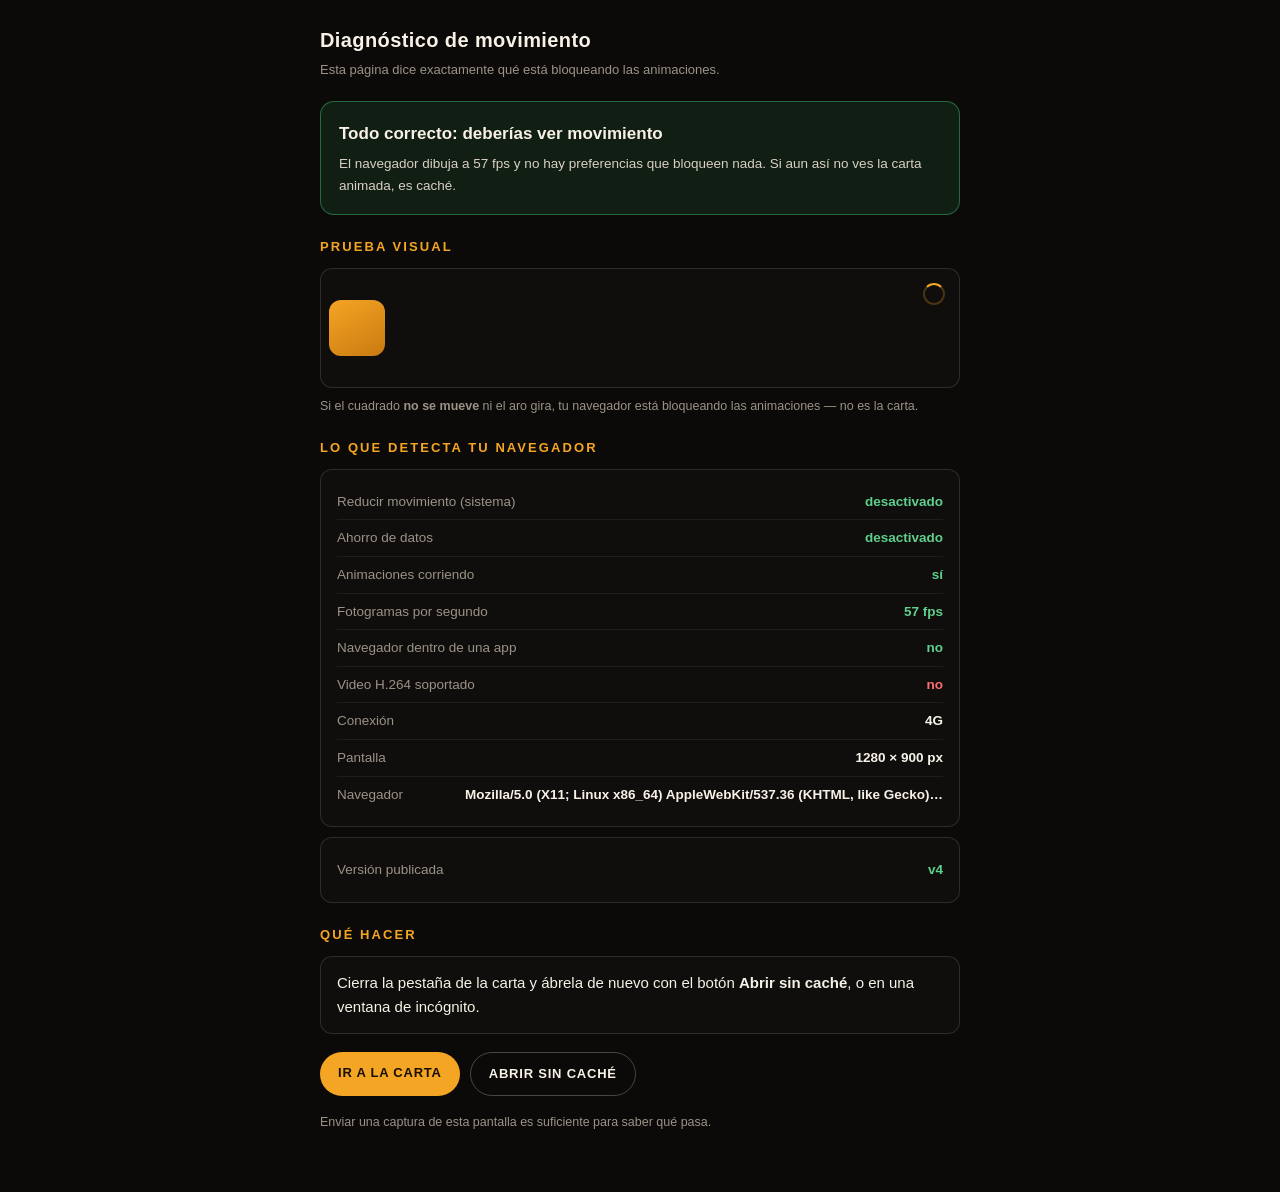
<file: diagnostico.html>
<!DOCTYPE html>
<html lang="es">
<head>
<meta charset="utf-8">
<meta name="viewport" content="width=device-width, initial-scale=1">
<meta name="theme-color" content="#0B0A09">
<title>Diagnóstico · Carta Artesanal Colombia</title>
<style>
  *{box-sizing:border-box;margin:0;padding:0}
  body{
    background:#0B0A09;color:#F7F1E6;
    font:15px/1.6 -apple-system,BlinkMacSystemFont,"Segoe UI",Roboto,sans-serif;
    padding:24px 16px 60px;
  }
  .wrap{max-width:640px;margin:0 auto}
  h1{font-size:20px;letter-spacing:.02em;margin-bottom:4px}
  .sub{color:#9C9286;font-size:13px;margin-bottom:20px}
  .verdict{
    border-radius:14px;padding:18px;margin-bottom:18px;
    border:1px solid rgba(247,241,230,.15);
  }
  .verdict.ok{background:rgba(64,180,110,.12);border-color:rgba(64,180,110,.5)}
  .verdict.bad{background:rgba(229,72,77,.12);border-color:rgba(229,72,77,.55)}
  .verdict b{display:block;font-size:17px;margin-bottom:6px}
  .verdict p{font-size:13.5px;color:#D9D0C3}
  .box{
    border:1px solid rgba(247,241,230,.13);border-radius:12px;
    padding:14px 16px;margin-bottom:10px;background:rgba(255,255,255,.02);
  }
  .row{display:flex;justify-content:space-between;gap:14px;padding:7px 0;
    border-bottom:1px solid rgba(247,241,230,.07);font-size:13.5px}
  .row:last-child{border-bottom:0}
  .row span:first-child{color:#9C9286}
  .row span:last-child{text-align:right;font-weight:600}
  .ok-t{color:#5FCF8C}
  .bad-t{color:#FF6B70}
  .warn-t{color:#F5A524}
  h2{font-size:13px;text-transform:uppercase;letter-spacing:.16em;color:#F5A524;
    margin:22px 0 10px}
  /* prueba animada */
  .stage{
    height:120px;border-radius:12px;border:1px solid rgba(247,241,230,.13);
    background:rgba(255,255,255,.02);position:relative;overflow:hidden;
    margin-bottom:8px;
  }
  .mover{
    position:absolute;top:50%;left:8px;width:56px;height:56px;border-radius:12px;
    background:linear-gradient(150deg,#F5A524,#C97A10);margin-top:-28px;
    animation:slide 2.4s cubic-bezier(.4,0,.6,1) infinite alternate;
  }
  @keyframes slide{from{transform:translateX(0) rotate(0)}to{transform:translateX(calc(100vw - 120px)) rotate(180deg)}}
  .spin{
    position:absolute;right:14px;top:14px;width:22px;height:22px;border-radius:50%;
    border:2px solid rgba(245,165,36,.25);border-top-color:#F5A524;
    animation:rot 1s linear infinite;
  }
  @keyframes rot{to{rotate:360deg}}
  .hint{font-size:12.5px;color:#9C9286;margin-top:8px}
  code{background:rgba(255,255,255,.07);padding:1px 6px;border-radius:5px;font-size:12.5px}
  .actions{display:flex;gap:10px;flex-wrap:wrap;margin-top:18px}
  .btn{display:inline-block;padding:11px 18px;border-radius:999px;
    background:#F5A524;color:#170F02;font-weight:800;font-size:13px;
    text-decoration:none;letter-spacing:.06em;text-transform:uppercase}
  .btn.ghost{background:transparent;color:#F7F1E6;border:1px solid rgba(247,241,230,.25)}
</style>
</head>
<body>
<div class="wrap">
  <h1>Diagnóstico de movimiento</h1>
  <p class="sub">Esta página dice exactamente qué está bloqueando las animaciones.</p>

  <div class="verdict" id="verdict">
    <b>Analizando…</b>
    <p>Un momento.</p>
  </div>

  <h2>Prueba visual</h2>
  <div class="stage">
    <div class="mover" id="mover"></div>
    <div class="spin"></div>
  </div>
  <p class="hint">Si el cuadrado <b>no se mueve</b> ni el aro gira, tu navegador está bloqueando las animaciones — no es la carta.</p>

  <h2>Lo que detecta tu navegador</h2>
  <div class="box" id="checks"></div>
  <div class="box"><div class="row" id="verRow"><span>Versión publicada</span><span class="warn-t">consultando…</span></div></div>

  <h2>Qué hacer</h2>
  <div class="box" id="advice"></div>

  <div class="actions">
    <a class="btn" href="./" id="goCarta">Ir a la carta</a>
    <a class="btn ghost" href="./?v=4" id="goFresh">Abrir sin caché</a>
  </div>
  <p class="hint" style="margin-top:16px">
    Enviar una captura de esta pantalla es suficiente para saber qué pasa.
  </p>
</div>

<script>
(function () {
  var reduce = window.matchMedia("(prefers-reduced-motion: reduce)").matches;
  var conn = navigator.connection || navigator.mozConnection || navigator.webkitConnection || {};
  var saveData = !!conn.saveData;
  var ua = navigator.userAgent;
  var inApp = /WhatsApp|FBAN|FBAV|Instagram|Line\/|Twitter/i.test(ua);
  var canVideo = !!document.createElement("video").canPlayType;
  var mp4 = canVideo ? document.createElement("video").canPlayType('video/mp4; codecs="avc1.42E01E"') : "";

  // animación real medida
  var m = document.getElementById("mover");
  var anims = (m.getAnimations ? m.getAnimations() : []);
  var running = false;
  if (anims.length) {
    var a = anims[0];
    running = a.playState === "running";
  }

  // ¿el servidor tiene la versión nueva?
  var versionServidor = "sin datos";
  fetch("./", { cache: "no-store" })
    .then(function (r) { return r.text(); })
    .then(function (html) {
      var mm = html.match(/data-version="([^"]+)"/);
      versionServidor = mm ? mm[1] : "no encontrada";
      var el = document.getElementById("verRow");
      if (el) {
        var ok = versionServidor === "v4";
        el.innerHTML = '<span>Versión publicada</span><span class="' + (ok ? "ok-t" : "bad-t") + '">' +
          versionServidor + (ok ? "" : " (vieja: borra la caché)") + "</span>";
      }
    })
    .catch(function () {});

  // fps
  var frames = 0, t0 = performance.now();
  function tick(now) {
    frames++;
    if (now - t0 < 1000) requestAnimationFrame(tick);
    else finish(frames);
  }
  requestAnimationFrame(tick);

  function row(label, value, cls) {
    return '<div class="row"><span>' + label + '</span><span class="' + (cls || '') + '">' + value + '</span></div>';
  }

  function finish(fps) {
    var bloqueado = reduce || fps < 10;

    var checks = "";
    checks += row("Reducir movimiento (sistema)", reduce ? "ACTIVADO" : "desactivado", reduce ? "bad-t" : "ok-t");
    checks += row("Ahorro de datos", saveData ? "ACTIVADO" : "desactivado", saveData ? "warn-t" : "ok-t");
    checks += row("Animaciones corriendo", running ? "sí" : "NO", running ? "ok-t" : "bad-t");
    checks += row("Fotogramas por segundo", fps + " fps", fps >= 30 ? "ok-t" : fps >= 15 ? "warn-t" : "bad-t");
    checks += row("Navegador dentro de una app", inApp ? "sí (WhatsApp/Instagram)" : "no", inApp ? "warn-t" : "ok-t");
    checks += row("Video H.264 soportado", mp4 ? "sí" : "no", mp4 ? "ok-t" : "bad-t");
    checks += row("Conexión", conn.effectiveType ? conn.effectiveType.toUpperCase() : "—", "");
    checks += row("Pantalla", (window.screen.width * (window.devicePixelRatio || 1)) + " × " +
                  (window.screen.height * (window.devicePixelRatio || 1)) + " px", "");
    checks += row("Navegador", navigator.userAgent.length > 70
                  ? navigator.userAgent.slice(0, 70) + "…" : navigator.userAgent, "");
    document.getElementById("checks").innerHTML = checks;

    var v = document.getElementById("verdict");
    var adv = document.getElementById("advice");
    var titulo, texto, consejo;

    if (reduce) {
      titulo = "Tu teléfono tiene 'Reducir movimiento' activado";
      texto = "La carta lo respeta a propósito: sin esa preferencia, todas las animaciones funcionarían. No es un error de la web.";
      consejo =
        "<b>iPhone:</b> Ajustes → Accesibilidad → Movimiento → desactiva <i>Reducir movimiento</i>.<br><br>" +
        "<b>Android:</b> Ajustes → Accesibilidad → <i>Quitar animaciones</i> (o Opciones de desarrollador → Escala de animación → 1x).<br><br>" +
        "Después recarga esta página: el cuadrado debe moverse.";
    } else if (fps < 10) {
      titulo = "El navegador no está dibujando animaciones";
      texto = "Solo se registraron " + fps + " fotogramas por segundo. Puede ser el modo de ahorro de energía o un navegador antiguo.";
      consejo = "Prueba en Chrome o Safari actualizados, y desactiva el ahorro de batería.";
    } else if (inApp) {
      titulo = "Estás dentro del navegador de una app";
      texto = "El navegador interno de WhatsApp o Instagram funciona bien, pero limita algunas cosas (autoplay, fluidez).";
      consejo = "Abre el link en Chrome o Safari para ver la carta completa.";
    } else {
      titulo = "Todo correcto: deberías ver movimiento";
      texto = "El navegador dibuja a " + fps + " fps y no hay preferencias que bloqueen nada. Si aun así no ves la carta animada, es caché.";
      consejo = "Cierra la pestaña de la carta y ábrela de nuevo con el botón <b>Abrir sin caché</b>, o en una ventana de incógnito.";
    }

    if (bloqueado) { v.className = "verdict bad"; }
    else { v.className = "verdict ok"; }
    v.innerHTML = "<b>" + titulo + "</b><p>" + texto + "</p>";
    adv.innerHTML = consejo;
  }
})();
</script>
</body>
</html>
</file>
<file: assets/fonts/fonts.css>
/* Anton — display (latin) */
@font-face {
  font-family: 'Anton';
  font-style: normal;
  font-weight: 400;
  font-display: swap;
  src: url(anton-latin.woff2) format('woff2');
  unicode-range: U+0000-00FF, U+0131, U+0152-0153, U+02BB-02BC, U+02C6, U+02DA,
    U+02DC, U+0304, U+0308, U+0329, U+2000-206F, U+20AC, U+2122, U+2191, U+2193,
    U+2212, U+2215, U+FEFF, U+FFFD;
}

/* Manrope — texto (variable, latin) */
@font-face {
  font-family: 'Manrope';
  font-style: normal;
  font-weight: 200 800;
  font-display: swap;
  src: url(manrope-latin.woff2) format('woff2');
  unicode-range: U+0000-00FF, U+0131, U+0152-0153, U+02BB-02BC, U+02C6, U+02DA,
    U+02DC, U+0304, U+0308, U+0329, U+2000-206F, U+20AC, U+2122, U+2191, U+2193,
    U+2212, U+2215, U+FEFF, U+FFFD;
}
</file>
